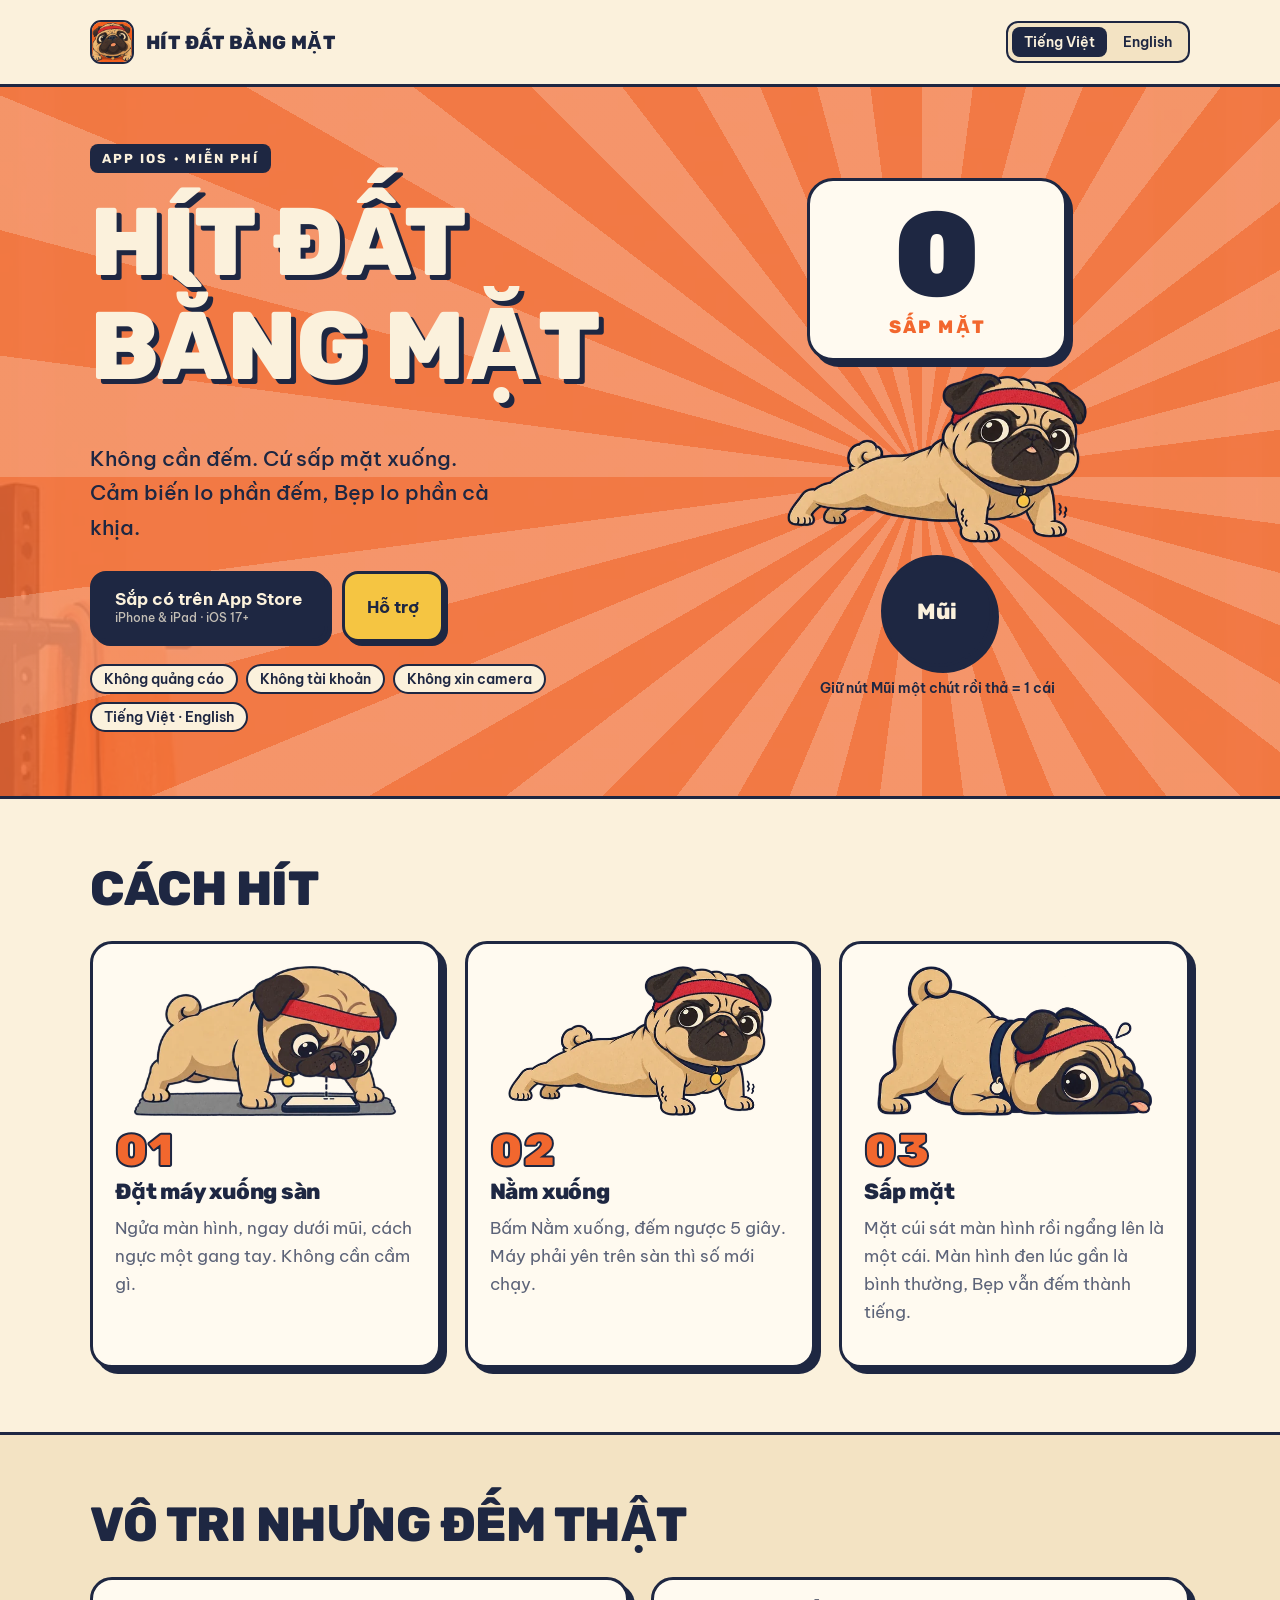
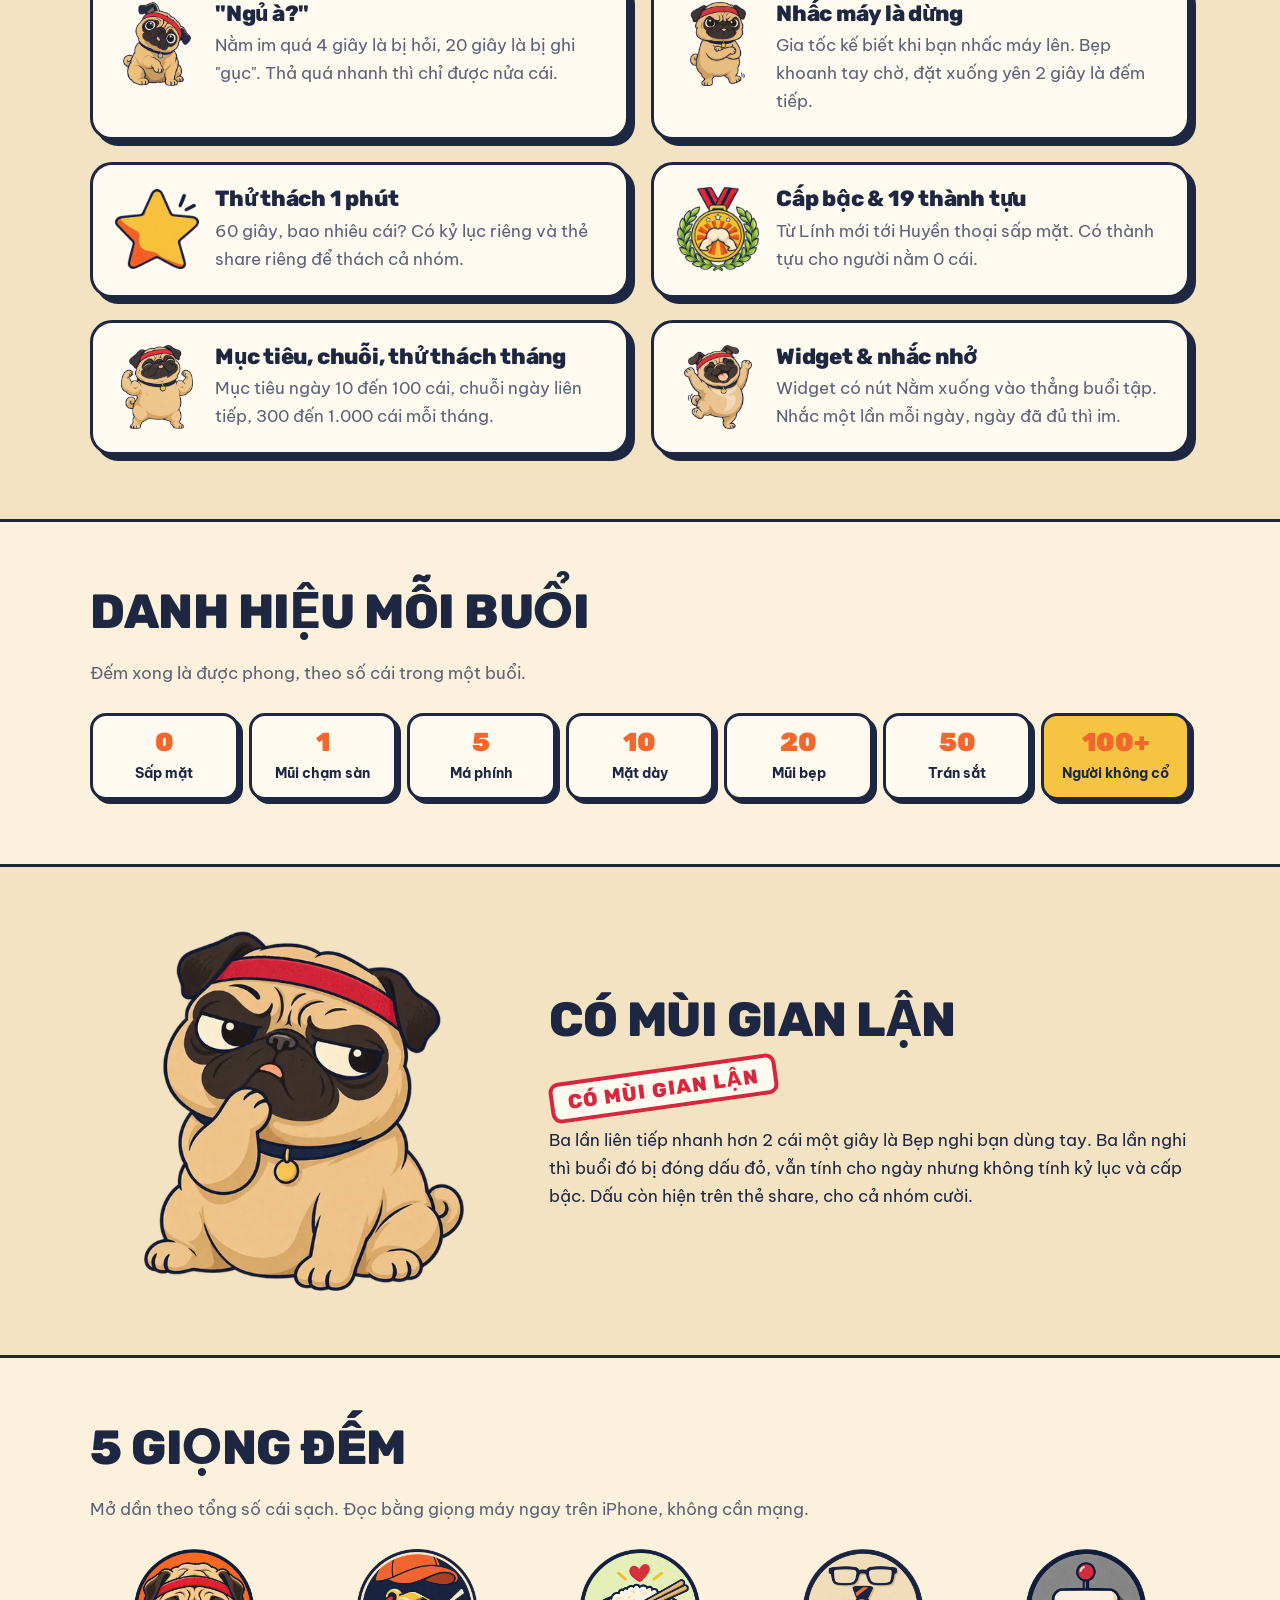
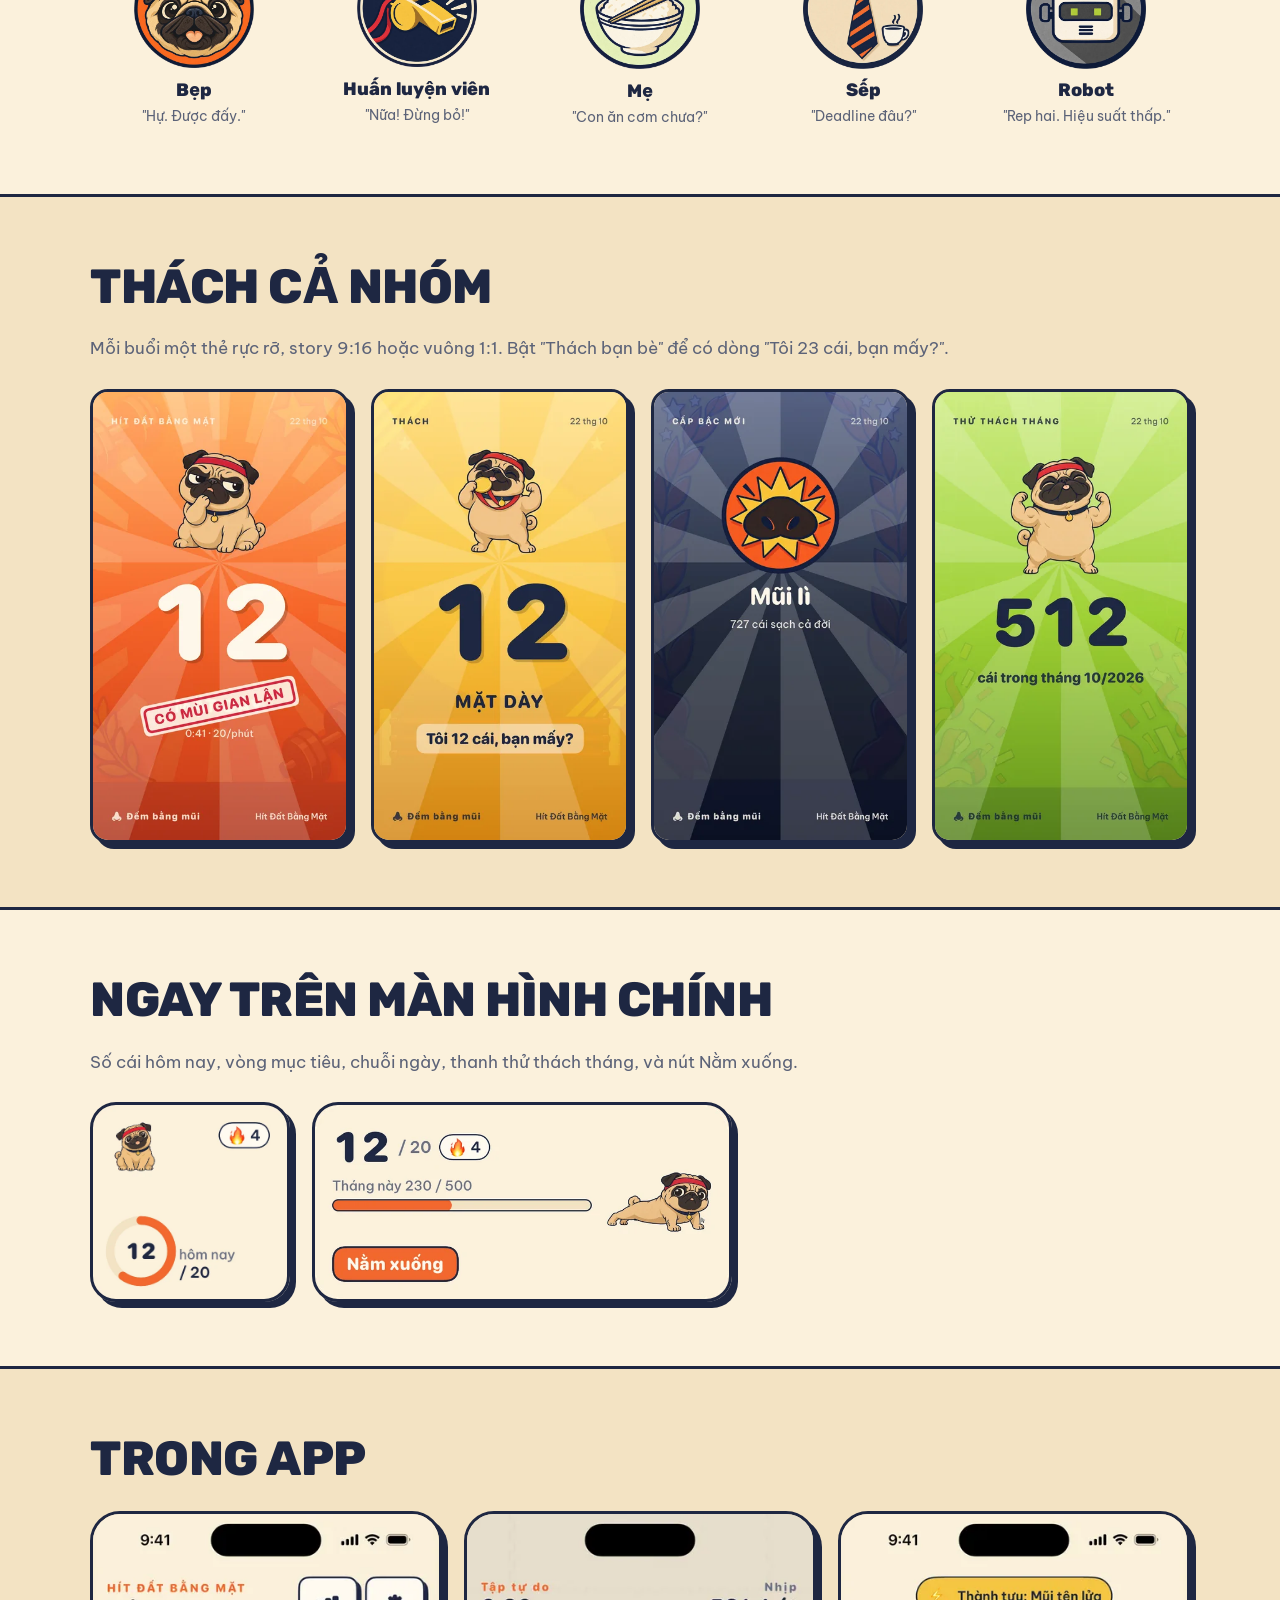
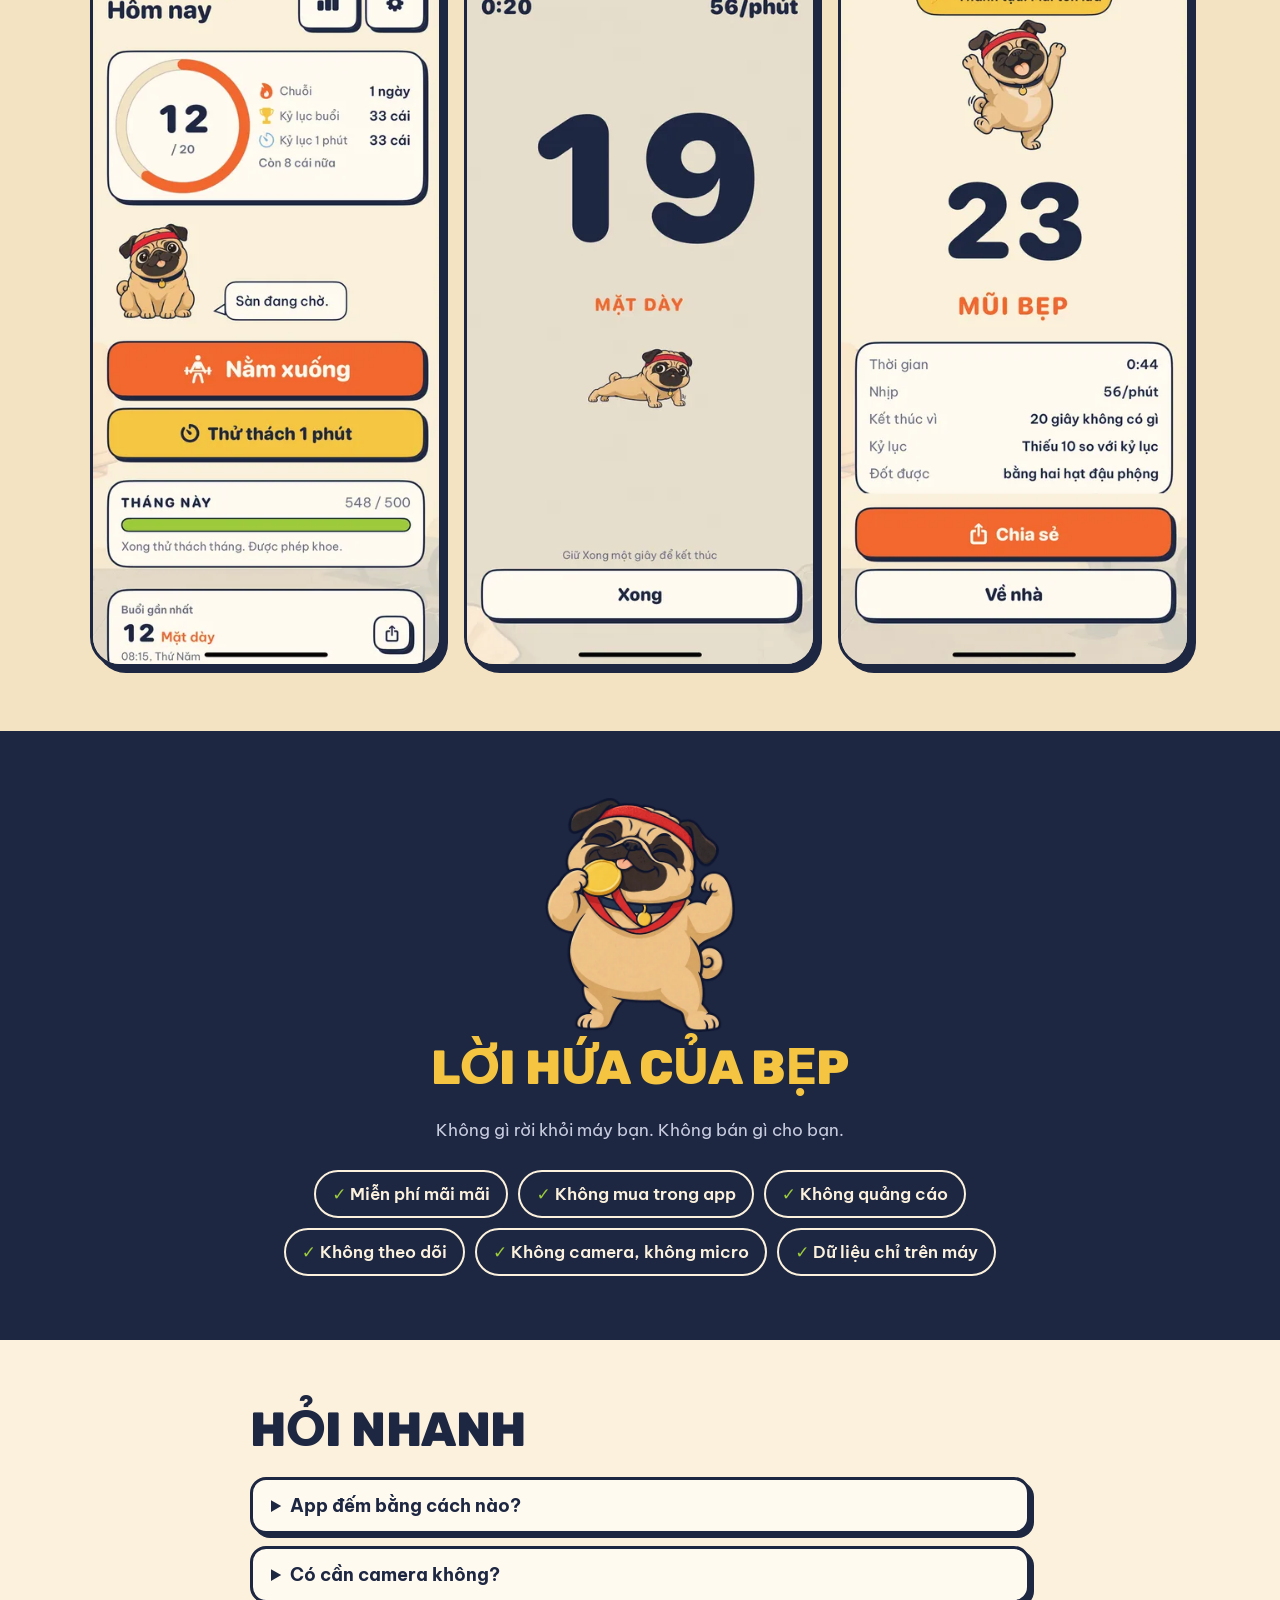
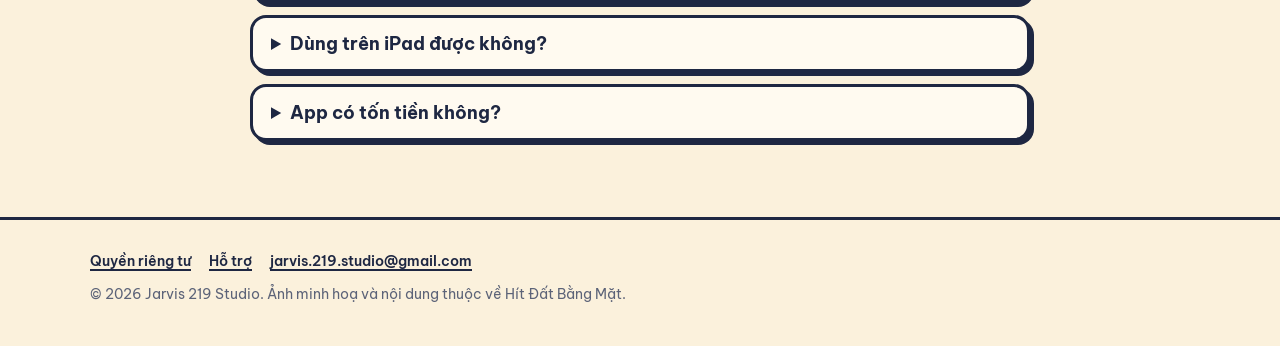
<file: index.html>
<!doctype html>
<html lang="vi">
<head>
<meta charset="utf-8">
<meta name="viewport" content="width=device-width, initial-scale=1">
<title>Hít Đất Bằng Mặt · Sấp mặt xuống, app đếm hộ</title>
<meta name="description" content="Đặt iPhone ngửa trên sàn dưới mũi, cảm biến tiệm cận đếm hộ số cái hít đất. Bẹp đếm thành tiếng, hỏi &quot;ngủ à?&quot; và đóng dấu CÓ MÙI GIAN LẬN nếu bạn dùng tay. Miễn phí, offline.">
<link rel="canonical" href="https://jarvis219.github.io/hit-dat-bang-mat-site/">
<link rel="alternate" hreflang="vi" href="https://jarvis219.github.io/hit-dat-bang-mat-site/">
<link rel="alternate" hreflang="en" href="https://jarvis219.github.io/hit-dat-bang-mat-site/en/">
<link rel="alternate" hreflang="x-default" href="https://jarvis219.github.io/hit-dat-bang-mat-site/">
<meta name="theme-color" content="#F2672E">
<meta property="og:type" content="website">
<meta property="og:site_name" content="Hít Đất Bằng Mặt · Face Push-Up">
<meta property="og:title" content="Hít Đất Bằng Mặt · Sấp mặt xuống, app đếm hộ">
<meta property="og:description" content="Đặt iPhone ngửa trên sàn dưới mũi, cảm biến tiệm cận đếm hộ số cái hít đất. Bẹp đếm thành tiếng, hỏi &quot;ngủ à?&quot; và đóng dấu CÓ MÙI GIAN LẬN nếu bạn dùng tay. Miễn phí, offline.">
<meta property="og:url" content="https://jarvis219.github.io/hit-dat-bang-mat-site/">
<meta property="og:image" content="https://jarvis219.github.io/hit-dat-bang-mat-site/assets/og-vi.png">
<meta property="og:image:width" content="1200">
<meta property="og:image:height" content="630">
<meta name="twitter:card" content="summary_large_image">
<meta name="twitter:image" content="https://jarvis219.github.io/hit-dat-bang-mat-site/assets/og-vi.png">
<link rel="icon" type="image/png" sizes="32x32" href="assets/favicon-32.png">
<link rel="apple-touch-icon" href="assets/apple-touch-icon.png">
<link rel="preconnect" href="https://fonts.googleapis.com">
<link rel="preconnect" href="https://fonts.gstatic.com" crossorigin>
<link href="https://fonts.googleapis.com/css2?family=Be+Vietnam+Pro:wght@400;500;600;700&family=Rubik:wght@700;800;900&display=swap" rel="stylesheet">
<link rel="stylesheet" href="assets/style.css?v=6ec8cf7a">
</head>
<body>
<div class="wrap top">
  <a class="brand" href=""><img src="assets/img/icon.webp" width="44" height="44" alt=""><span>Hít Đất Bằng Mặt</span></a>
  <nav class="lang-switch" aria-label="Language"><a href="" hreflang="vi" aria-current="true">Tiếng Việt</a><a href="en/" hreflang="en">English</a></nav>
</div>

<main>
  <div class="hero-band">
    <div class="wrap hero">
      <div>
        <div class="eyebrow">App iOS · miễn phí</div>
        <h1>Hít Đất<br>Bằng Mặt</h1>
        <p class="tagline">Không cần đếm. Cứ sấp mặt xuống. Cảm biến lo phần đếm, Bẹp lo phần cà khịa.</p>
        <div class="cta">
          <span class="btn primary" aria-disabled="true"><span>Sắp có trên App Store<small>iPhone &amp; iPad · iOS 17+</small></span></span>
          <a class="btn ghost" href="support/#vi">Hỗ trợ</a>
        </div>
        <div class="pills"><span class="pill">Không quảng cáo</span><span class="pill">Không tài khoản</span><span class="pill">Không xin camera</span><span class="pill">Tiếng Việt · English</span></div>
      </div>
      <div class="stage" id="stage">
        <div class="quip" id="quip" aria-live="polite"></div>
        <div class="counter"><b id="count">0</b><div class="title" id="title">Sấp mặt</div></div>
        <img class="pug" id="pug" src="assets/img/mascot_plank.webp" alt="">
        <button type="button" class="nose" id="nose">Mũi</button>
        <div class="hint">Giữ nút Mũi một chút rồi thả = 1 cái</div>
      </div>
    </div>
  </div>

  <section>
    <div class="wrap">
      <h2>Cách hít</h2>
      <div class="grid3">
      <div class="card step"><img src="assets/img/onb_place.webp" alt="" loading="lazy"><div class="n">01</div><h3>Đặt máy xuống sàn</h3><p class="muted">Ngửa màn hình, ngay dưới mũi, cách ngực một gang tay. Không cần cầm gì.</p></div>
      <div class="card step"><img src="assets/img/mascot_plank.webp" alt="" loading="lazy"><div class="n">02</div><h3>Nằm xuống</h3><p class="muted">Bấm Nằm xuống, đếm ngược 5 giây. Máy phải yên trên sàn thì số mới chạy.</p></div>
      <div class="card step"><img src="assets/img/mascot_down.webp" alt="" loading="lazy"><div class="n">03</div><h3>Sấp mặt</h3><p class="muted">Mặt cúi sát màn hình rồi ngẩng lên là một cái. Màn hình đen lúc gần là bình thường, Bẹp vẫn đếm thành tiếng.</p></div>
      </div>
    </div>
  </section>

  <section class="alt">
    <div class="wrap">
      <h2>Vô tri nhưng đếm thật</h2>
      <div class="grid2">
      <div class="card feature"><img src="assets/img/mascot_question.webp" alt="" loading="lazy"><div><h3>&quot;Ngủ à?&quot;</h3><p>Nằm im quá 4 giây là bị hỏi, 20 giây là bị ghi &quot;gục&quot;. Thả quá nhanh thì chỉ được nửa cái.</p></div></div>
      <div class="card feature"><img src="assets/img/mascot_armscrossed.webp" alt="" loading="lazy"><div><h3>Nhấc máy là dừng</h3><p>Gia tốc kế biết khi bạn nhấc máy lên. Bẹp khoanh tay chờ, đặt xuống yên 2 giây là đếm tiếp.</p></div></div>
      <div class="card feature"><img src="assets/img/fx_star.webp" alt="" loading="lazy"><div><h3>Thử thách 1 phút</h3><p>60 giây, bao nhiêu cái? Có kỷ lục riêng và thẻ share riêng để thách cả nhóm.</p></div></div>
      <div class="card feature"><img src="assets/img/rank_5.webp" alt="" loading="lazy"><div><h3>Cấp bậc &amp; 19 thành tựu</h3><p>Từ Lính mới tới Huyền thoại sấp mặt. Có thành tựu cho người nằm 0 cái.</p></div></div>
      <div class="card feature"><img src="assets/img/mascot_flex.webp" alt="" loading="lazy"><div><h3>Mục tiêu, chuỗi, thử thách tháng</h3><p>Mục tiêu ngày 10 đến 100 cái, chuỗi ngày liên tiếp, 300 đến 1.000 cái mỗi tháng.</p></div></div>
      <div class="card feature"><img src="assets/img/mascot_cheer.webp" alt="" loading="lazy"><div><h3>Widget &amp; nhắc nhở</h3><p>Widget có nút Nằm xuống vào thẳng buổi tập. Nhắc một lần mỗi ngày, ngày đã đủ thì im.</p></div></div>
      </div>
    </div>
  </section>

  <section>
    <div class="wrap">
      <h2>Danh hiệu mỗi buổi</h2>
      <p class="muted">Đếm xong là được phong, theo số cái trong một buổi.</p>
      <div class="ladder"><div><b>0</b><span>Sấp mặt</span></div><div><b>1</b><span>Mũi chạm sàn</span></div><div><b>5</b><span>Má phính</span></div><div><b>10</b><span>Mặt dày</span></div><div><b>20</b><span>Mũi bẹp</span></div><div><b>50</b><span>Trán sắt</span></div><div><b>100+</b><span>Người không cổ</span></div></div>
    </div>
  </section>

  <section class="alt">
    <div class="wrap cheat">
      <img src="assets/img/mascot_suspicious.webp" alt="" loading="lazy">
      <div>
        <h2>Có mùi gian lận</h2>
        <p><span class="stamp">Có mùi gian lận</span></p>
        <p>Ba lần liên tiếp nhanh hơn 2 cái một giây là Bẹp nghi bạn dùng tay. Ba lần nghi thì buổi đó bị đóng dấu đỏ, vẫn tính cho ngày nhưng không tính kỷ lục và cấp bậc. Dấu còn hiện trên thẻ share, cho cả nhóm cười.</p>
      </div>
    </div>
  </section>

  <section>
    <div class="wrap">
      <h2>5 giọng đếm</h2>
      <p class="muted">Mở dần theo tổng số cái sạch. Đọc bằng giọng máy ngay trên iPhone, không cần mạng.</p>
      <div class="voices"><figure><img src="assets/img/voice_bep.webp" alt="" loading="lazy"><figcaption><b>Bẹp</b><span>&quot;Hự. Được đấy.&quot;</span></figcaption></figure><figure><img src="assets/img/voice_coach.webp" alt="" loading="lazy"><figcaption><b>Huấn luyện viên</b><span>&quot;Nữa! Đừng bỏ!&quot;</span></figcaption></figure><figure><img src="assets/img/voice_mom.webp" alt="" loading="lazy"><figcaption><b>Mẹ</b><span>&quot;Con ăn cơm chưa?&quot;</span></figcaption></figure><figure><img src="assets/img/voice_boss.webp" alt="" loading="lazy"><figcaption><b>Sếp</b><span>&quot;Deadline đâu?&quot;</span></figcaption></figure><figure><img src="assets/img/voice_robot.webp" alt="" loading="lazy"><figcaption><b>Robot</b><span>&quot;Rep hai. Hiệu suất thấp.&quot;</span></figcaption></figure></div>
    </div>
  </section>

  <section class="alt">
    <div class="wrap">
      <h2>Thách cả nhóm</h2>
      <p class="muted">Mỗi buổi một thẻ rực rỡ, story 9:16 hoặc vuông 1:1. Bật &quot;Thách bạn bè&quot; để có dòng &quot;Tôi 23 cái, bạn mấy?&quot;.</p>
      <div class="shots cards"><img src="assets/cards/session_vi.webp" alt="" loading="lazy"><img src="assets/cards/challenge_vi.webp" alt="" loading="lazy"><img src="assets/cards/rank_vi.webp" alt="" loading="lazy"><img src="assets/cards/month_vi.webp" alt="" loading="lazy"></div>
    </div>
  </section>

  <section>
    <div class="wrap">
      <h2>Ngay trên màn hình chính</h2>
      <p class="muted">Số cái hôm nay, vòng mục tiêu, chuỗi ngày, thanh thử thách tháng, và nút Nằm xuống.</p>
      <div class="widgets"><img class="w-small" src="assets/widgets/vi-small.webp" alt="" loading="lazy"><img class="w-medium" src="assets/widgets/vi-medium.webp" alt="" loading="lazy"></div>
    </div>
  </section>

  <section class="alt">
    <div class="wrap">
      <h2>Trong app</h2>
      <div class="shots"><img src="assets/shots/vi-home.webp" alt="Hôm nay" loading="lazy"><img src="assets/shots/vi-session.webp" alt="Đang đếm" loading="lazy"><img src="assets/shots/vi-summary.webp" alt="Tổng kết" loading="lazy"></div>
    </div>
  </section>

  <section class="promise">
    <div class="wrap">
      <img src="assets/img/mascot_champion.webp" alt="" width="190" style="margin:0 auto 10px" loading="lazy">
      <h2>Lời hứa của Bẹp</h2>
      <p class="muted">Không gì rời khỏi máy bạn. Không bán gì cho bạn.</p>
      <ul><li>Miễn phí mãi mãi</li><li>Không mua trong app</li><li>Không quảng cáo</li><li>Không theo dõi</li><li>Không camera, không micro</li><li>Dữ liệu chỉ trên máy</li></ul>
    </div>
  </section>

  <section>
    <div class="wrap" style="max-width:780px">
      <h2>Hỏi nhanh</h2>
      <details><summary>App đếm bằng cách nào?</summary><p>Bằng cảm biến tiệm cận ở cạnh trên iPhone, cái làm tắt màn hình khi bạn áp máy lên tai. Mặt lại gần là cảm biến bật, ngẩng lên là tắt, mỗi vòng là một cái.</p></details><details><summary>Có cần camera không?</summary><p>Không. App không xin camera, không xin micro. Quyền duy nhất có thể hỏi là thông báo, và chỉ hỏi sau buổi tập đầu tiên.</p></details><details><summary>Dùng trên iPad được không?</summary><p>Được. iPad không có cảm biến tiệm cận, nên trên iPad chính màn hình là cảm biến: đặt iPad nằm ngửa dưới mặt, mũi chạm màn hình là một cái. Vẫn đủ luật nửa cái, &quot;ngủ à?&quot; và dấu gian lận.</p></details><details><summary>App có tốn tiền không?</summary><p>Không. Miễn phí hoàn toàn, không mua trong app, không quảng cáo. Giọng đếm mới mở bằng số cái bạn hít.</p></details>
    </div>
  </section>
</main>
<footer>
  <div class="wrap">
    <nav>
      <a href="privacy/#vi">Quyền riêng tư</a>
      <a href="support/#vi">Hỗ trợ</a>
      <a href="mailto:jarvis.219.studio@gmail.com">jarvis.219.studio@gmail.com</a>
    </nav>
    <div>© 2026 Jarvis 219 Studio. Ảnh minh hoạ và nội dung thuộc về Hít Đất Bằng Mặt.</div>
  </div>
</footer>

<audio id="thud" src="assets/audio/snd_rep.m4a" preload="auto"></audio>
<audio id="droop" src="assets/audio/snd_half.m4a" preload="auto"></audio>
<script>
(() => {
  // The app's rep rules in miniature: hold ≥ 150 ms, reps ≥ 400 ms apart, three gaps < 500 ms = suspicious.
  const T = {"titles": ["Sấp mặt", "Mũi chạm sàn", "Má phính", "Mặt dày", "Mũi bẹp", "Trán sắt", "Người không cổ"], "thresholds": [0, 1, 5, 10, 20, 50, 100], "half": "nửa cái thôi", "fast": "tay hay mặt đấy?", "ten": "Mười cái. Mặt dày rồi đấy."}, img = "assets/img/";
  const stage = document.getElementById("stage"), nose = document.getElementById("nose"), count = document.getElementById("count"),
        title = document.getElementById("title"), pug = document.getElementById("pug"), quip = document.getElementById("quip"),
        thud = document.getElementById("thud"), droop = document.getElementById("droop");
  let n = 0, downAt = 0, last = 0, gaps = [], quipTimer = 0, isDown = false;
  const play = (a) => { try { a.currentTime = 0; a.play(); } catch (e) {} };
  const say = (text, bad) => {
    quip.textContent = text; quip.className = "quip show" + (bad ? " bad" : "");
    clearTimeout(quipTimer); quipTimer = setTimeout(() => quip.className = "quip", 1600);
  };
  const mood = (m) => pug.src = img + "mascot_" + m + ".webp";
  const down = (ev) => { if (isDown) return; isDown = true; ev.preventDefault(); downAt = performance.now(); stage.classList.add("down"); mood("down"); };
  const up = () => {
    if (!isDown) return; isDown = false; stage.classList.remove("down");
    const now = performance.now();
    if (now - downAt < 150) { play(droop); say(T.half); mood("question"); return; }
    if (last && now - last < 400) { mood("plank"); return; }
    if (last) { gaps.push(now - last); if (gaps.length > 3) gaps.shift(); }
    last = now; n += 1; play(thud);
    count.textContent = n.toLocaleString(document.documentElement.lang);
    let i = 0; T.thresholds.forEach((t, k) => { if (n >= t) i = k; });
    title.textContent = T.titles[i];
    if (gaps.length === 3 && gaps.every(g => g < 500)) { say(T.fast, true); mood("suspicious"); gaps = []; return; }
    if (n === 10) say(T.ten);
    mood(n % 10 === 0 ? "cheer" : "plank");
  };
  nose.addEventListener("pointerdown", down);
  window.addEventListener("pointerup", up);
  window.addEventListener("pointercancel", up);
  nose.addEventListener("keydown", (ev) => { if ((ev.key === " " || ev.key === "Enter") && !ev.repeat) down(ev); });
  nose.addEventListener("keyup", (ev) => { if (ev.key === " " || ev.key === "Enter") up(); });
})();
</script>
</body>
</html>
</file>
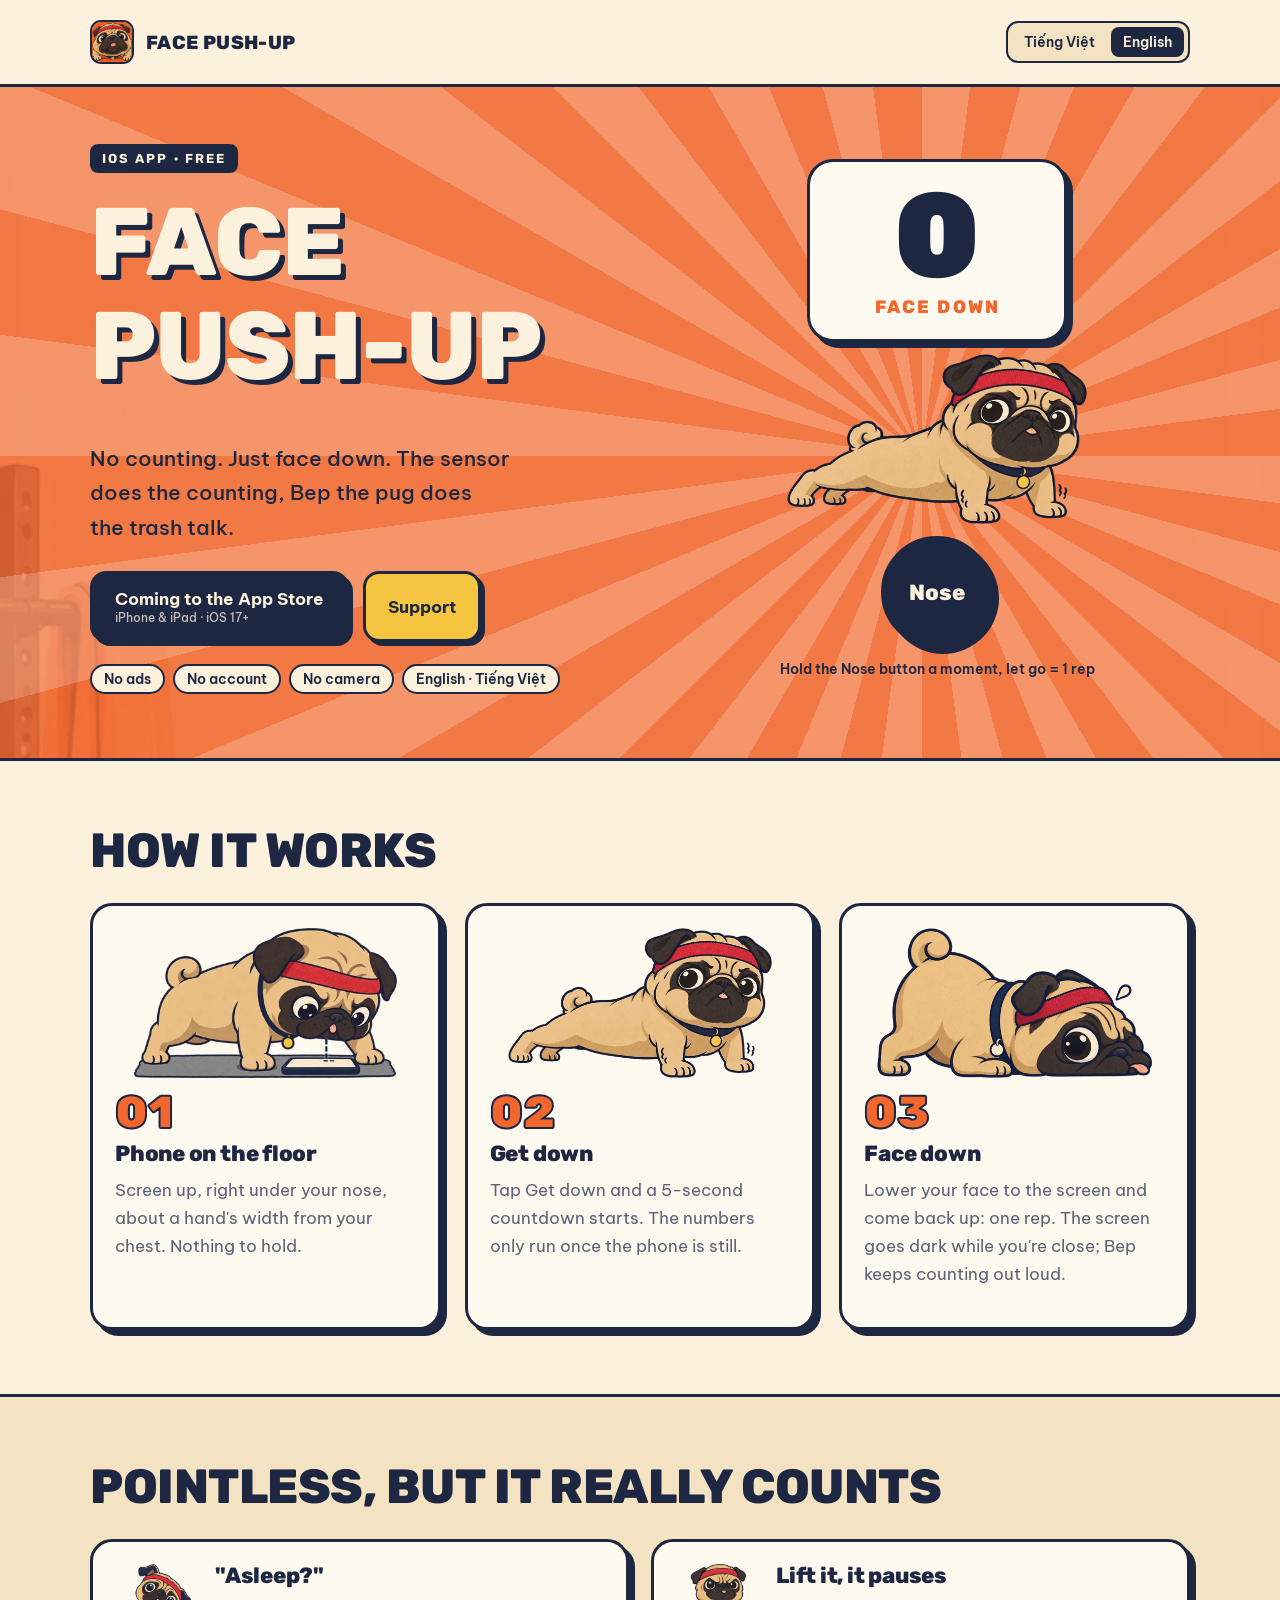
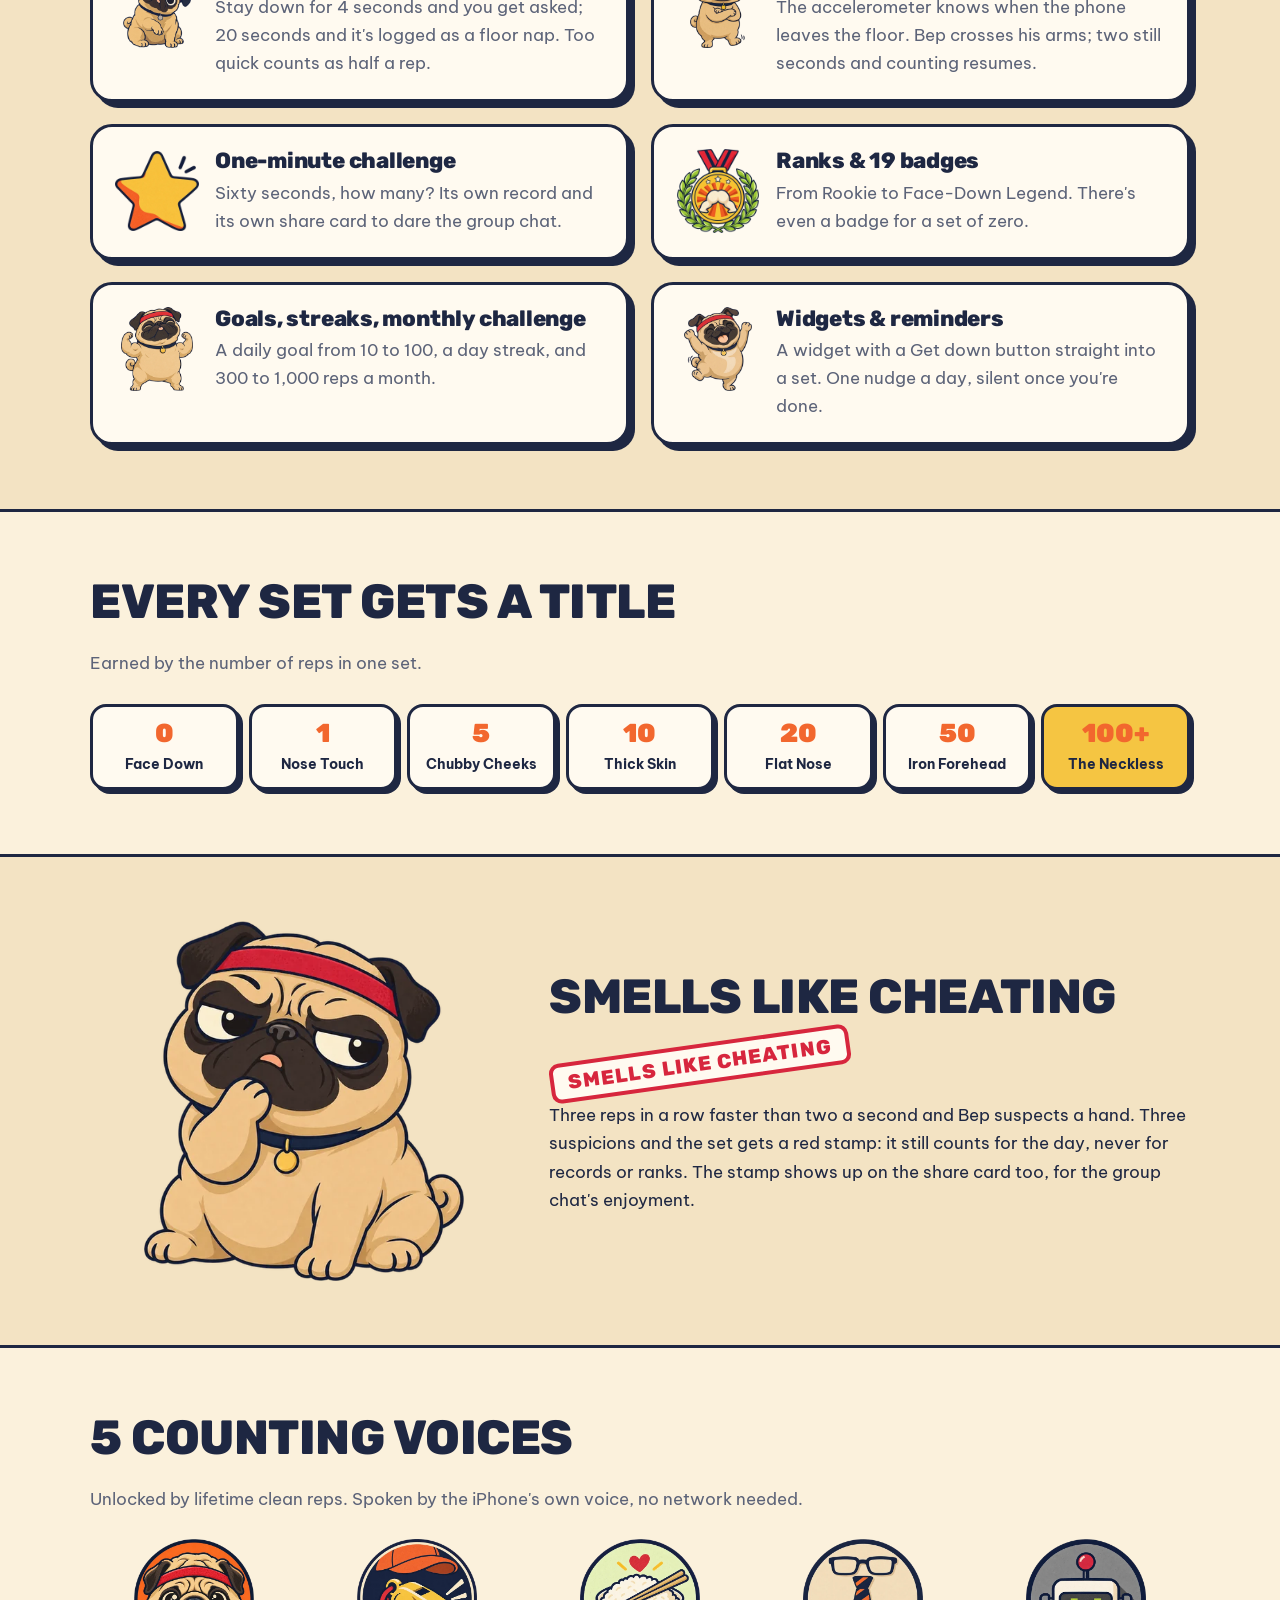
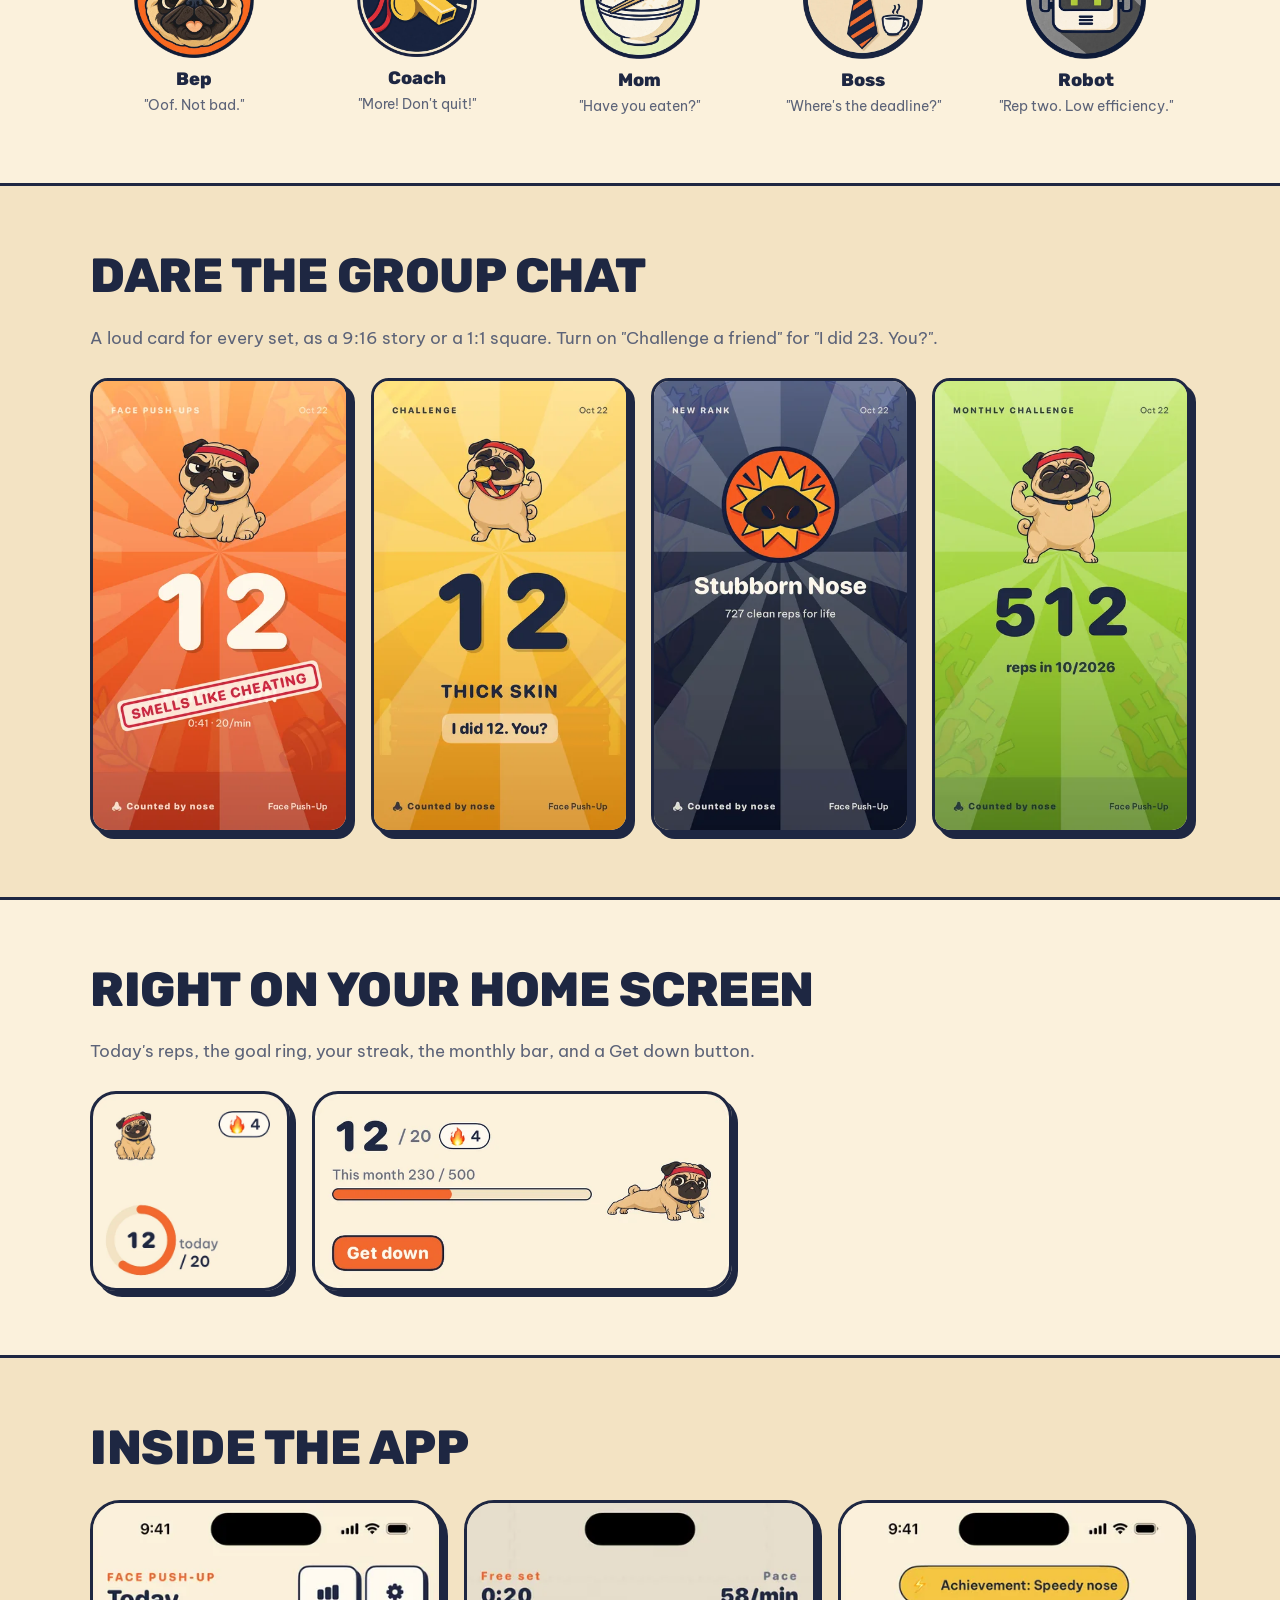
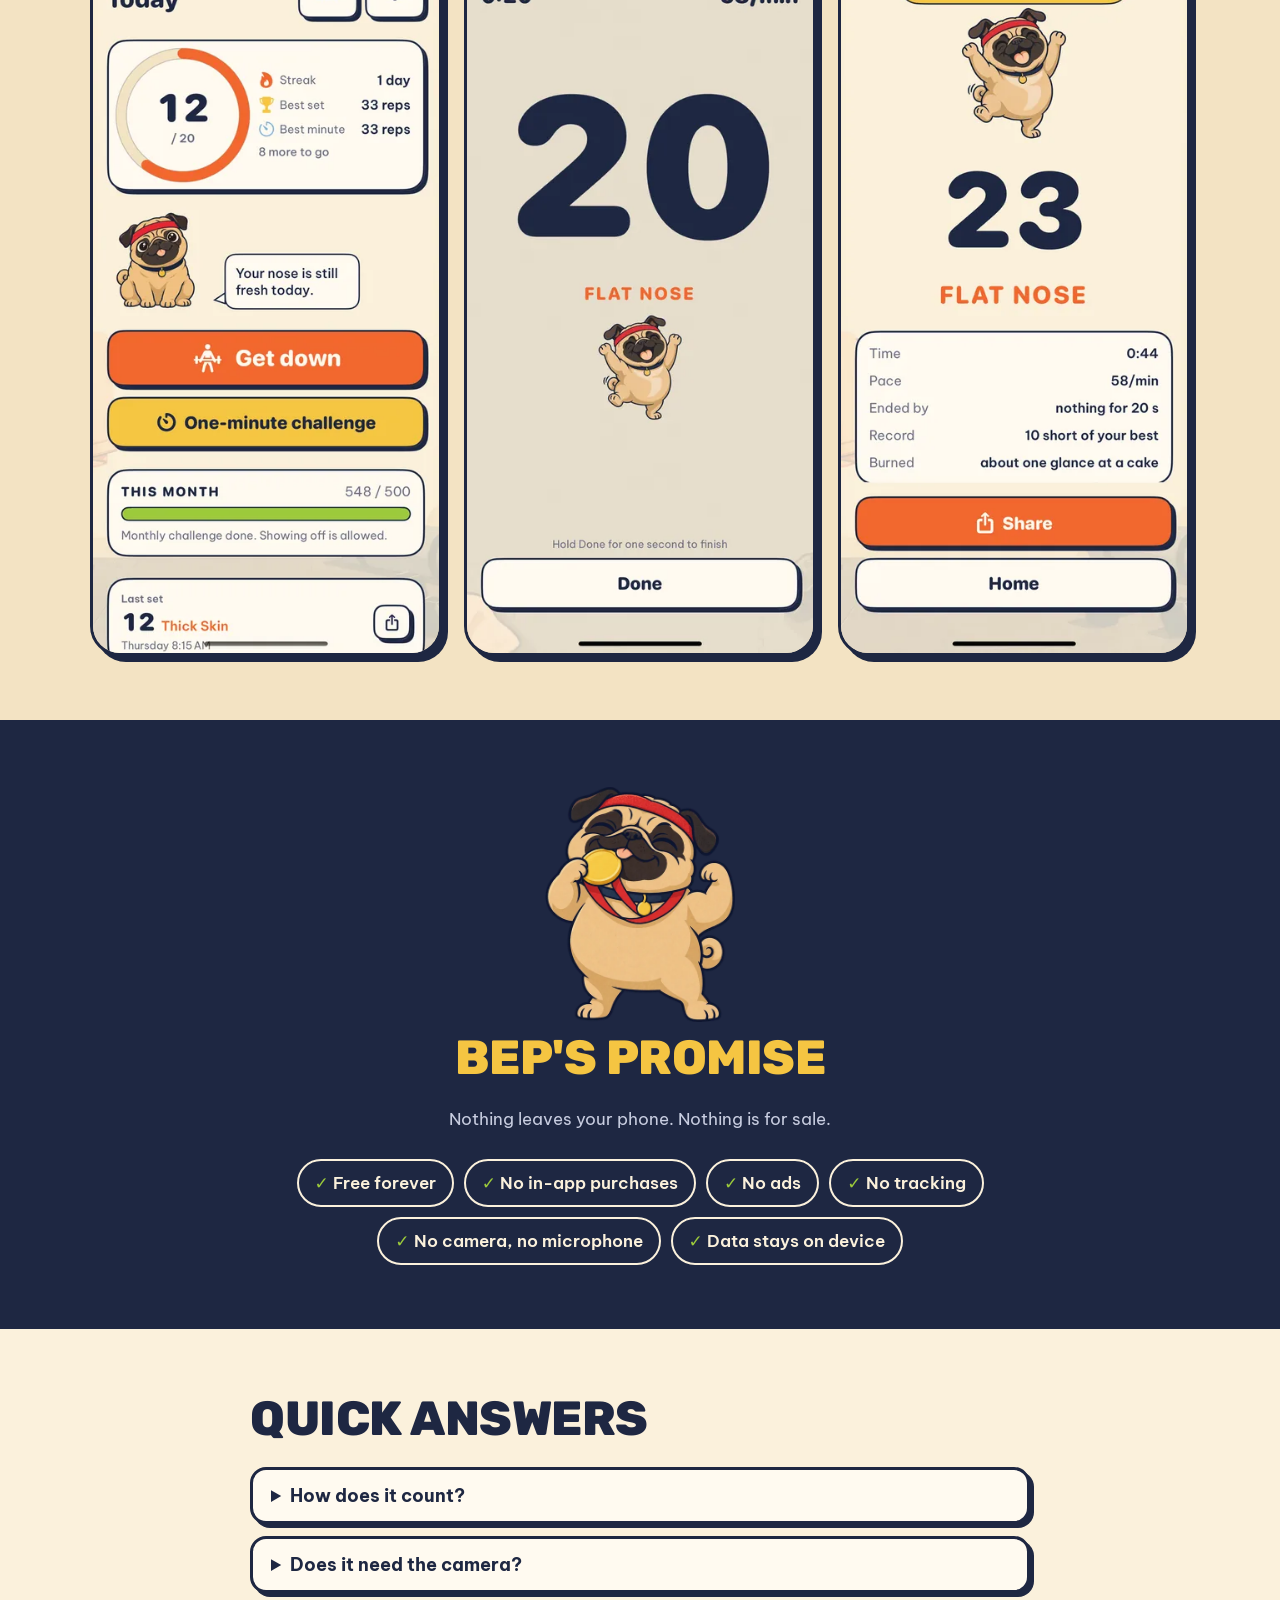
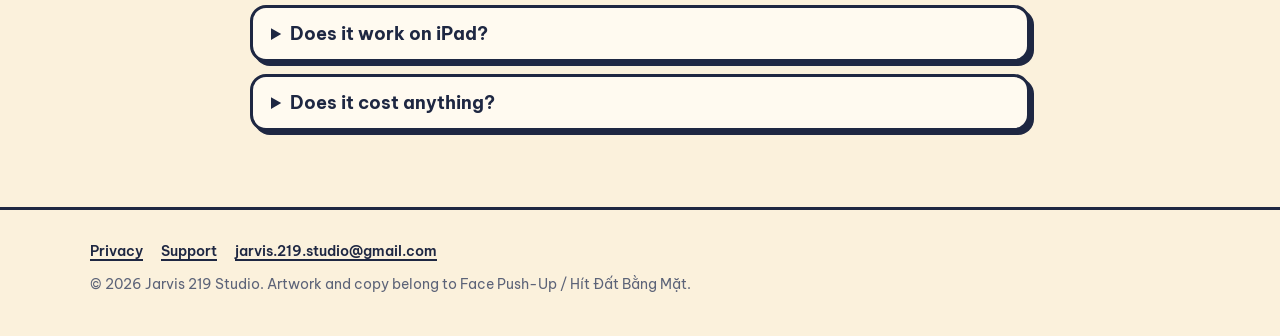
<file: en/index.html>
<!doctype html>
<html lang="en">
<head>
<meta charset="utf-8">
<meta name="viewport" content="width=device-width, initial-scale=1">
<title>Face Push-Up · Face down, the phone counts</title>
<meta name="description" content="Put your iPhone face up on the floor under your nose and the proximity sensor counts your push-ups. Bep the pug counts out loud, asks &quot;asleep?&quot; and stamps SMELLS LIKE CHEATING on hand-made reps. Free, offline.">
<link rel="canonical" href="https://jarvis219.github.io/hit-dat-bang-mat-site/en/">
<link rel="alternate" hreflang="vi" href="https://jarvis219.github.io/hit-dat-bang-mat-site/">
<link rel="alternate" hreflang="en" href="https://jarvis219.github.io/hit-dat-bang-mat-site/en/">
<link rel="alternate" hreflang="x-default" href="https://jarvis219.github.io/hit-dat-bang-mat-site/">
<meta name="theme-color" content="#F2672E">
<meta property="og:type" content="website">
<meta property="og:site_name" content="Hít Đất Bằng Mặt · Face Push-Up">
<meta property="og:title" content="Face Push-Up · Face down, the phone counts">
<meta property="og:description" content="Put your iPhone face up on the floor under your nose and the proximity sensor counts your push-ups. Bep the pug counts out loud, asks &quot;asleep?&quot; and stamps SMELLS LIKE CHEATING on hand-made reps. Free, offline.">
<meta property="og:url" content="https://jarvis219.github.io/hit-dat-bang-mat-site/en/">
<meta property="og:image" content="https://jarvis219.github.io/hit-dat-bang-mat-site/assets/og-en.png">
<meta property="og:image:width" content="1200">
<meta property="og:image:height" content="630">
<meta name="twitter:card" content="summary_large_image">
<meta name="twitter:image" content="https://jarvis219.github.io/hit-dat-bang-mat-site/assets/og-en.png">
<link rel="icon" type="image/png" sizes="32x32" href="../assets/favicon-32.png">
<link rel="apple-touch-icon" href="../assets/apple-touch-icon.png">
<link rel="preconnect" href="https://fonts.googleapis.com">
<link rel="preconnect" href="https://fonts.gstatic.com" crossorigin>
<link href="https://fonts.googleapis.com/css2?family=Be+Vietnam+Pro:wght@400;500;600;700&family=Rubik:wght@700;800;900&display=swap" rel="stylesheet">
<link rel="stylesheet" href="../assets/style.css?v=6ec8cf7a">
</head>
<body>
<div class="wrap top">
  <a class="brand" href="../"><img src="../assets/img/icon.webp" width="44" height="44" alt=""><span>Face Push-Up</span></a>
  <nav class="lang-switch" aria-label="Language"><a href="../" hreflang="vi">Tiếng Việt</a><a href="../en/" hreflang="en" aria-current="true">English</a></nav>
</div>

<main>
  <div class="hero-band">
    <div class="wrap hero">
      <div>
        <div class="eyebrow">iOS app · free</div>
        <h1>Face<br>Push-Up</h1>
        <p class="tagline">No counting. Just face down. The sensor does the counting, Bep the pug does the trash talk.</p>
        <div class="cta">
          <span class="btn primary" aria-disabled="true"><span>Coming to the App Store<small>iPhone &amp; iPad · iOS 17+</small></span></span>
          <a class="btn ghost" href="../support/#en">Support</a>
        </div>
        <div class="pills"><span class="pill">No ads</span><span class="pill">No account</span><span class="pill">No camera</span><span class="pill">English · Tiếng Việt</span></div>
      </div>
      <div class="stage" id="stage">
        <div class="quip" id="quip" aria-live="polite"></div>
        <div class="counter"><b id="count">0</b><div class="title" id="title">Face Down</div></div>
        <img class="pug" id="pug" src="../assets/img/mascot_plank.webp" alt="">
        <button type="button" class="nose" id="nose">Nose</button>
        <div class="hint">Hold the Nose button a moment, let go = 1 rep</div>
      </div>
    </div>
  </div>

  <section>
    <div class="wrap">
      <h2>How it works</h2>
      <div class="grid3">
      <div class="card step"><img src="../assets/img/onb_place.webp" alt="" loading="lazy"><div class="n">01</div><h3>Phone on the floor</h3><p class="muted">Screen up, right under your nose, about a hand&#x27;s width from your chest. Nothing to hold.</p></div>
      <div class="card step"><img src="../assets/img/mascot_plank.webp" alt="" loading="lazy"><div class="n">02</div><h3>Get down</h3><p class="muted">Tap Get down and a 5-second countdown starts. The numbers only run once the phone is still.</p></div>
      <div class="card step"><img src="../assets/img/mascot_down.webp" alt="" loading="lazy"><div class="n">03</div><h3>Face down</h3><p class="muted">Lower your face to the screen and come back up: one rep. The screen goes dark while you&#x27;re close; Bep keeps counting out loud.</p></div>
      </div>
    </div>
  </section>

  <section class="alt">
    <div class="wrap">
      <h2>Pointless, but it really counts</h2>
      <div class="grid2">
      <div class="card feature"><img src="../assets/img/mascot_question.webp" alt="" loading="lazy"><div><h3>&quot;Asleep?&quot;</h3><p>Stay down for 4 seconds and you get asked; 20 seconds and it&#x27;s logged as a floor nap. Too quick counts as half a rep.</p></div></div>
      <div class="card feature"><img src="../assets/img/mascot_armscrossed.webp" alt="" loading="lazy"><div><h3>Lift it, it pauses</h3><p>The accelerometer knows when the phone leaves the floor. Bep crosses his arms; two still seconds and counting resumes.</p></div></div>
      <div class="card feature"><img src="../assets/img/fx_star.webp" alt="" loading="lazy"><div><h3>One-minute challenge</h3><p>Sixty seconds, how many? Its own record and its own share card to dare the group chat.</p></div></div>
      <div class="card feature"><img src="../assets/img/rank_5.webp" alt="" loading="lazy"><div><h3>Ranks &amp; 19 badges</h3><p>From Rookie to Face-Down Legend. There&#x27;s even a badge for a set of zero.</p></div></div>
      <div class="card feature"><img src="../assets/img/mascot_flex.webp" alt="" loading="lazy"><div><h3>Goals, streaks, monthly challenge</h3><p>A daily goal from 10 to 100, a day streak, and 300 to 1,000 reps a month.</p></div></div>
      <div class="card feature"><img src="../assets/img/mascot_cheer.webp" alt="" loading="lazy"><div><h3>Widgets &amp; reminders</h3><p>A widget with a Get down button straight into a set. One nudge a day, silent once you&#x27;re done.</p></div></div>
      </div>
    </div>
  </section>

  <section>
    <div class="wrap">
      <h2>Every set gets a title</h2>
      <p class="muted">Earned by the number of reps in one set.</p>
      <div class="ladder"><div><b>0</b><span>Face Down</span></div><div><b>1</b><span>Nose Touch</span></div><div><b>5</b><span>Chubby Cheeks</span></div><div><b>10</b><span>Thick Skin</span></div><div><b>20</b><span>Flat Nose</span></div><div><b>50</b><span>Iron Forehead</span></div><div><b>100+</b><span>The Neckless</span></div></div>
    </div>
  </section>

  <section class="alt">
    <div class="wrap cheat">
      <img src="../assets/img/mascot_suspicious.webp" alt="" loading="lazy">
      <div>
        <h2>Smells like cheating</h2>
        <p><span class="stamp">Smells like cheating</span></p>
        <p>Three reps in a row faster than two a second and Bep suspects a hand. Three suspicions and the set gets a red stamp: it still counts for the day, never for records or ranks. The stamp shows up on the share card too, for the group chat&#x27;s enjoyment.</p>
      </div>
    </div>
  </section>

  <section>
    <div class="wrap">
      <h2>5 counting voices</h2>
      <p class="muted">Unlocked by lifetime clean reps. Spoken by the iPhone&#x27;s own voice, no network needed.</p>
      <div class="voices"><figure><img src="../assets/img/voice_bep.webp" alt="" loading="lazy"><figcaption><b>Bep</b><span>&quot;Oof. Not bad.&quot;</span></figcaption></figure><figure><img src="../assets/img/voice_coach.webp" alt="" loading="lazy"><figcaption><b>Coach</b><span>&quot;More! Don&#x27;t quit!&quot;</span></figcaption></figure><figure><img src="../assets/img/voice_mom.webp" alt="" loading="lazy"><figcaption><b>Mom</b><span>&quot;Have you eaten?&quot;</span></figcaption></figure><figure><img src="../assets/img/voice_boss.webp" alt="" loading="lazy"><figcaption><b>Boss</b><span>&quot;Where&#x27;s the deadline?&quot;</span></figcaption></figure><figure><img src="../assets/img/voice_robot.webp" alt="" loading="lazy"><figcaption><b>Robot</b><span>&quot;Rep two. Low efficiency.&quot;</span></figcaption></figure></div>
    </div>
  </section>

  <section class="alt">
    <div class="wrap">
      <h2>Dare the group chat</h2>
      <p class="muted">A loud card for every set, as a 9:16 story or a 1:1 square. Turn on &quot;Challenge a friend&quot; for &quot;I did 23. You?&quot;.</p>
      <div class="shots cards"><img src="../assets/cards/session_en.webp" alt="" loading="lazy"><img src="../assets/cards/challenge_en.webp" alt="" loading="lazy"><img src="../assets/cards/rank_en.webp" alt="" loading="lazy"><img src="../assets/cards/month_en.webp" alt="" loading="lazy"></div>
    </div>
  </section>

  <section>
    <div class="wrap">
      <h2>Right on your home screen</h2>
      <p class="muted">Today&#x27;s reps, the goal ring, your streak, the monthly bar, and a Get down button.</p>
      <div class="widgets"><img class="w-small" src="../assets/widgets/en-small.webp" alt="" loading="lazy"><img class="w-medium" src="../assets/widgets/en-medium.webp" alt="" loading="lazy"></div>
    </div>
  </section>

  <section class="alt">
    <div class="wrap">
      <h2>Inside the app</h2>
      <div class="shots"><img src="../assets/shots/en-home.webp" alt="Today" loading="lazy"><img src="../assets/shots/en-session.webp" alt="Counting" loading="lazy"><img src="../assets/shots/en-summary.webp" alt="Summary" loading="lazy"></div>
    </div>
  </section>

  <section class="promise">
    <div class="wrap">
      <img src="../assets/img/mascot_champion.webp" alt="" width="190" style="margin:0 auto 10px" loading="lazy">
      <h2>Bep&#x27;s promise</h2>
      <p class="muted">Nothing leaves your phone. Nothing is for sale.</p>
      <ul><li>Free forever</li><li>No in-app purchases</li><li>No ads</li><li>No tracking</li><li>No camera, no microphone</li><li>Data stays on device</li></ul>
    </div>
  </section>

  <section>
    <div class="wrap" style="max-width:780px">
      <h2>Quick answers</h2>
      <details><summary>How does it count?</summary><p>With the proximity sensor at the top edge of the iPhone, the one that turns the screen off when you hold the phone to your ear. Face close switches it on, face up switches it off; each cycle is one rep.</p></details><details><summary>Does it need the camera?</summary><p>No. No camera, no microphone. The only permission it may ask for is notifications, and only after your first set.</p></details><details><summary>Does it work on iPad?</summary><p>Yes. iPads have no proximity sensor, so on iPad the screen itself is the sensor: lay it face up under your face and a nose touch is a rep. Half reps, &quot;asleep?&quot; and the cheat stamp all still apply.</p></details><details><summary>Does it cost anything?</summary><p>No. Completely free, no in-app purchases, no ads. New voices unlock with the reps you do.</p></details>
    </div>
  </section>
</main>
<footer>
  <div class="wrap">
    <nav>
      <a href="../privacy/#en">Privacy</a>
      <a href="../support/#en">Support</a>
      <a href="mailto:jarvis.219.studio@gmail.com">jarvis.219.studio@gmail.com</a>
    </nav>
    <div>© 2026 Jarvis 219 Studio. Artwork and copy belong to Face Push-Up / Hít Đất Bằng Mặt.</div>
  </div>
</footer>

<audio id="thud" src="../assets/audio/snd_rep.m4a" preload="auto"></audio>
<audio id="droop" src="../assets/audio/snd_half.m4a" preload="auto"></audio>
<script>
(() => {
  // The app's rep rules in miniature: hold ≥ 150 ms, reps ≥ 400 ms apart, three gaps < 500 ms = suspicious.
  const T = {"titles": ["Face Down", "Nose Touch", "Chubby Cheeks", "Thick Skin", "Flat Nose", "Iron Forehead", "The Neckless"], "thresholds": [0, 1, 5, 10, 20, 50, 100], "half": "half a rep", "fast": "hand or face?", "ten": "Ten. Officially thick-skinned."}, img = "../assets/img/";
  const stage = document.getElementById("stage"), nose = document.getElementById("nose"), count = document.getElementById("count"),
        title = document.getElementById("title"), pug = document.getElementById("pug"), quip = document.getElementById("quip"),
        thud = document.getElementById("thud"), droop = document.getElementById("droop");
  let n = 0, downAt = 0, last = 0, gaps = [], quipTimer = 0, isDown = false;
  const play = (a) => { try { a.currentTime = 0; a.play(); } catch (e) {} };
  const say = (text, bad) => {
    quip.textContent = text; quip.className = "quip show" + (bad ? " bad" : "");
    clearTimeout(quipTimer); quipTimer = setTimeout(() => quip.className = "quip", 1600);
  };
  const mood = (m) => pug.src = img + "mascot_" + m + ".webp";
  const down = (ev) => { if (isDown) return; isDown = true; ev.preventDefault(); downAt = performance.now(); stage.classList.add("down"); mood("down"); };
  const up = () => {
    if (!isDown) return; isDown = false; stage.classList.remove("down");
    const now = performance.now();
    if (now - downAt < 150) { play(droop); say(T.half); mood("question"); return; }
    if (last && now - last < 400) { mood("plank"); return; }
    if (last) { gaps.push(now - last); if (gaps.length > 3) gaps.shift(); }
    last = now; n += 1; play(thud);
    count.textContent = n.toLocaleString(document.documentElement.lang);
    let i = 0; T.thresholds.forEach((t, k) => { if (n >= t) i = k; });
    title.textContent = T.titles[i];
    if (gaps.length === 3 && gaps.every(g => g < 500)) { say(T.fast, true); mood("suspicious"); gaps = []; return; }
    if (n === 10) say(T.ten);
    mood(n % 10 === 0 ? "cheer" : "plank");
  };
  nose.addEventListener("pointerdown", down);
  window.addEventListener("pointerup", up);
  window.addEventListener("pointercancel", up);
  nose.addEventListener("keydown", (ev) => { if ((ev.key === " " || ev.key === "Enter") && !ev.repeat) down(ev); });
  nose.addEventListener("keyup", (ev) => { if (ev.key === " " || ev.key === "Enter") up(); });
})();
</script>
</body>
</html>
</file>
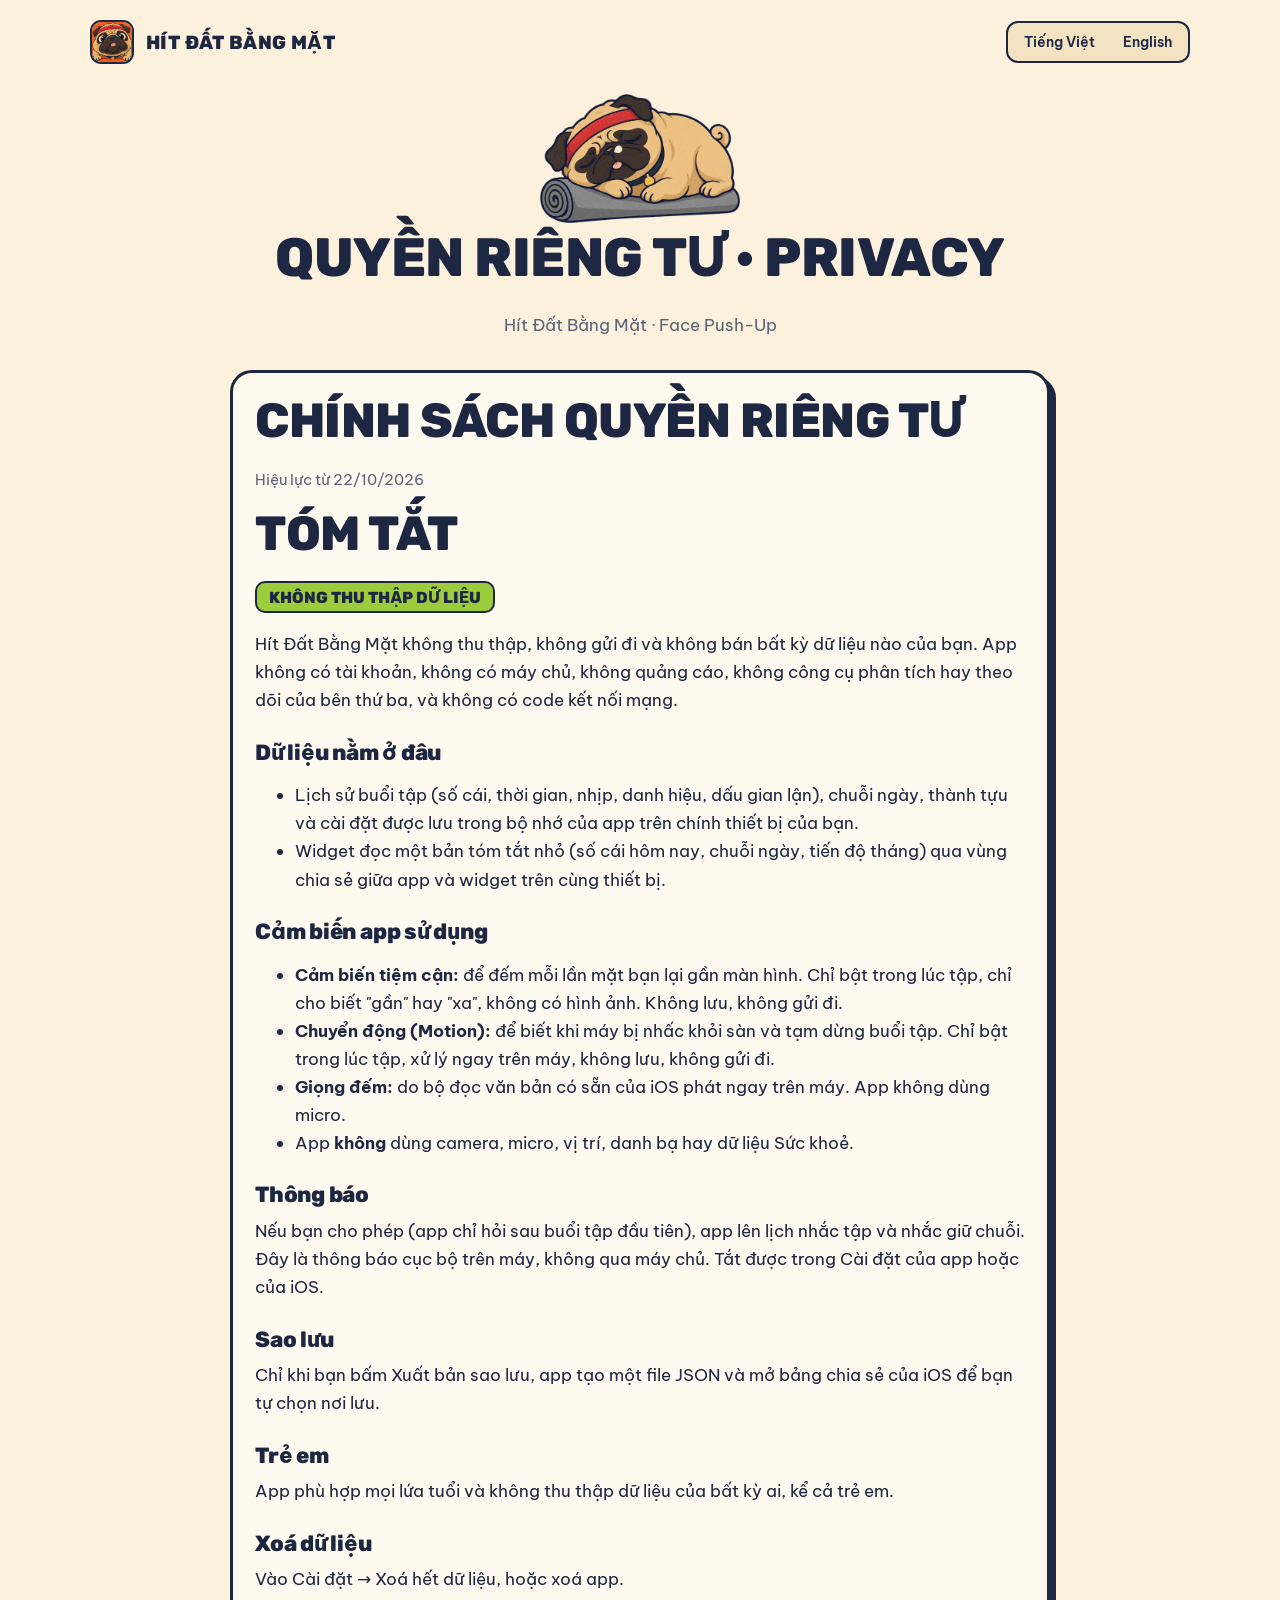
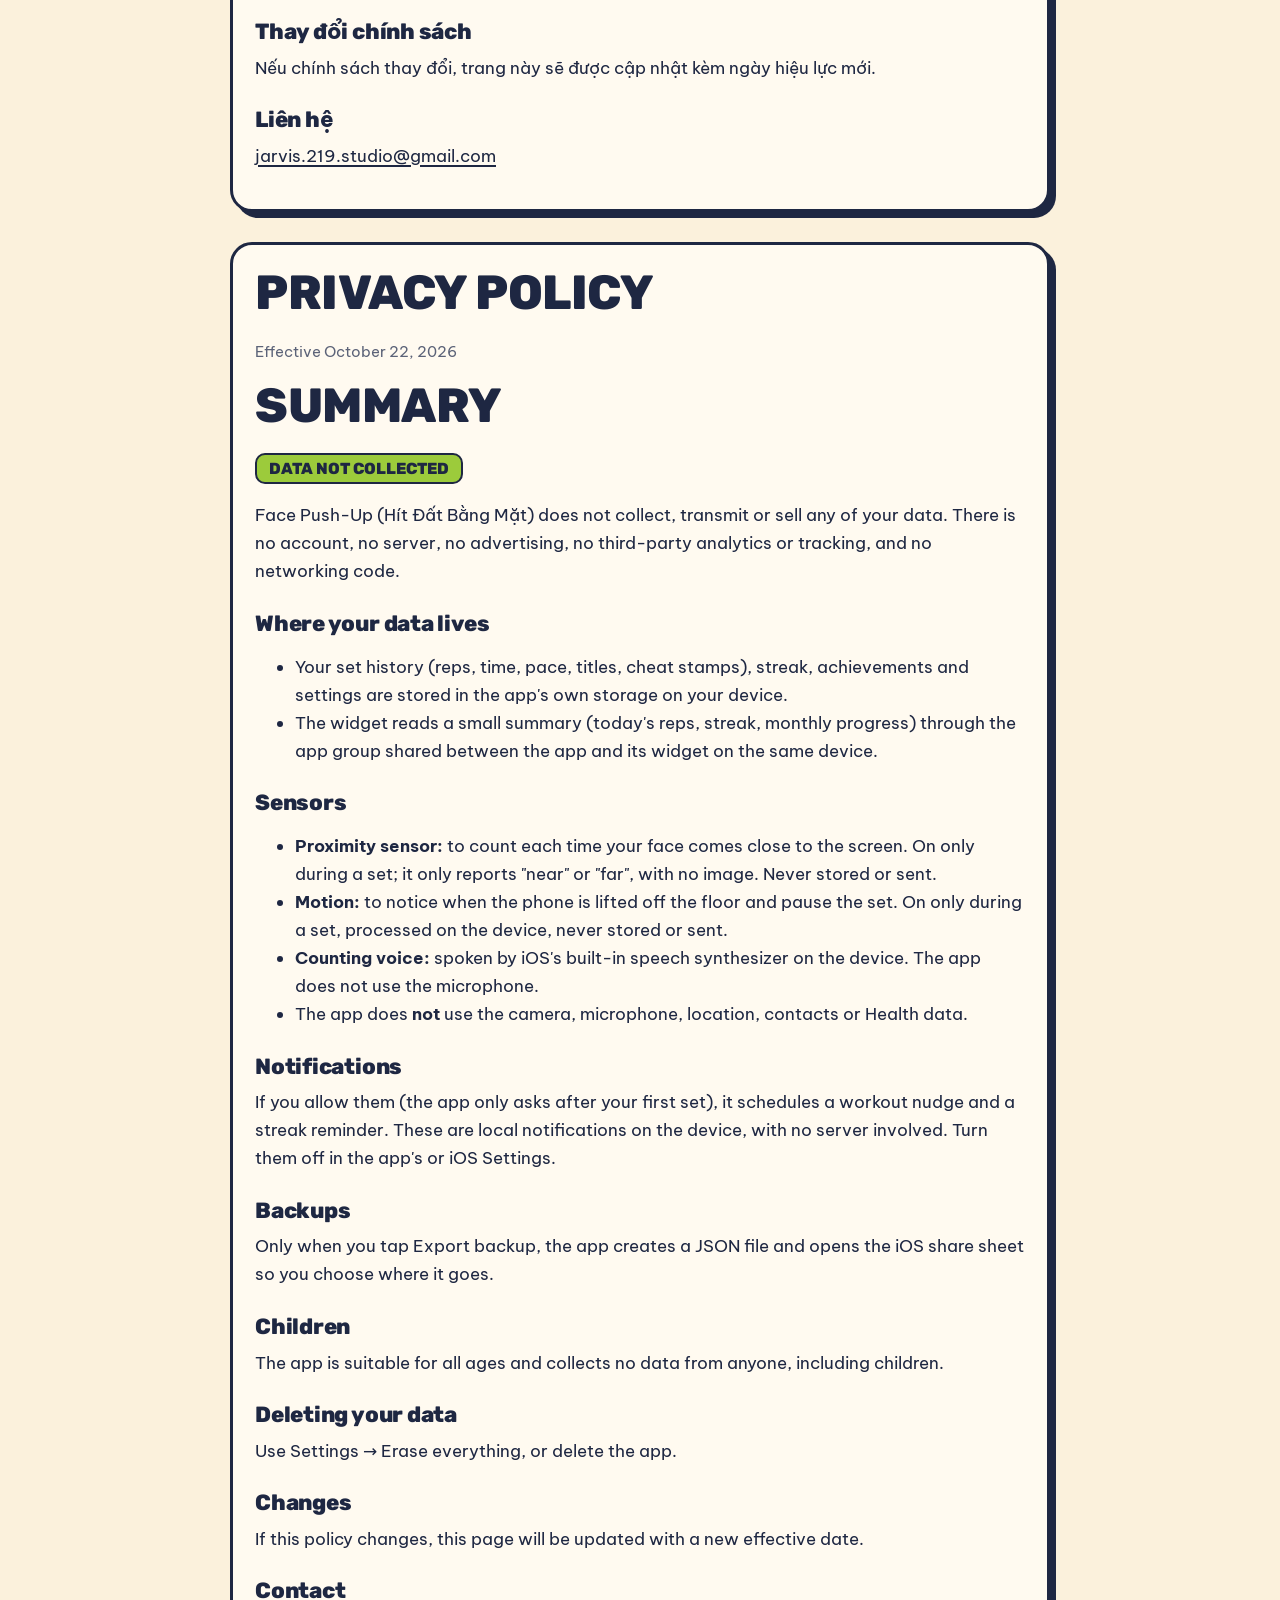
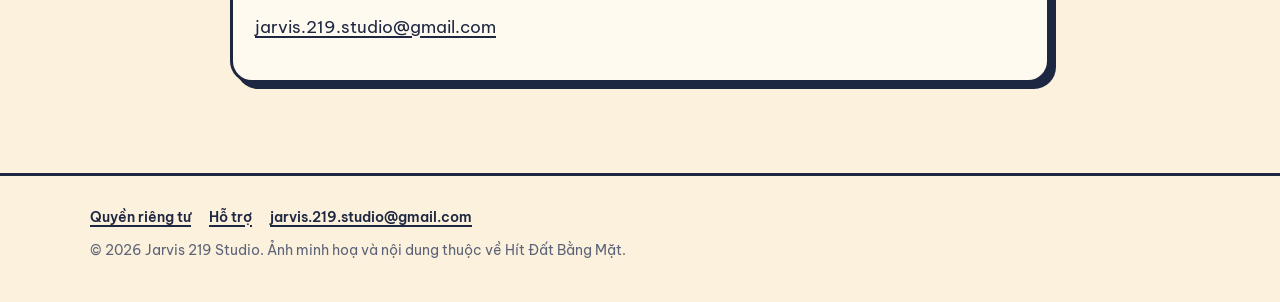
<file: privacy/index.html>
<!doctype html>
<html lang="vi">
<head>
<meta charset="utf-8">
<meta name="viewport" content="width=device-width, initial-scale=1">
<title>Chính sách quyền riêng tư · Privacy Policy — Hít Đất Bằng Mặt</title>
<meta name="description" content="Hít Đất Bằng Mặt không thu thập dữ liệu: không tài khoản, không máy chủ, không camera. · Face Push-Up collects no data.">
<link rel="canonical" href="https://jarvis219.github.io/hit-dat-bang-mat-site/privacy/">
<meta name="theme-color" content="#F2672E">
<meta property="og:type" content="website">
<meta property="og:site_name" content="Hít Đất Bằng Mặt · Face Push-Up">
<meta property="og:title" content="Chính sách quyền riêng tư · Privacy Policy — Hít Đất Bằng Mặt">
<meta property="og:description" content="Hít Đất Bằng Mặt không thu thập dữ liệu: không tài khoản, không máy chủ, không camera. · Face Push-Up collects no data.">
<meta property="og:url" content="https://jarvis219.github.io/hit-dat-bang-mat-site/privacy/">
<meta property="og:image" content="https://jarvis219.github.io/hit-dat-bang-mat-site/assets/og-vi.png">
<meta property="og:image:width" content="1200">
<meta property="og:image:height" content="630">
<meta name="twitter:card" content="summary_large_image">
<meta name="twitter:image" content="https://jarvis219.github.io/hit-dat-bang-mat-site/assets/og-vi.png">
<link rel="icon" type="image/png" sizes="32x32" href="../assets/favicon-32.png">
<link rel="apple-touch-icon" href="../assets/apple-touch-icon.png">
<link rel="preconnect" href="https://fonts.googleapis.com">
<link rel="preconnect" href="https://fonts.gstatic.com" crossorigin>
<link href="https://fonts.googleapis.com/css2?family=Be+Vietnam+Pro:wght@400;500;600;700&family=Rubik:wght@700;800;900&display=swap" rel="stylesheet">
<link rel="stylesheet" href="../assets/style.css?v=6ec8cf7a">
</head>
<body>
<div class="wrap top">
  <a class="brand" href="../"><img src="../assets/img/icon.webp" width="44" height="44" alt=""><span>Hít Đất Bằng Mặt</span></a>
  <nav class="lang-switch" aria-label="Language"><a href="#vi" hreflang="vi">Tiếng Việt</a><a href="#en" hreflang="en">English</a></nav>
</div>

<main class="wrap doc">
  <header>
    <img class="mascot" src="../assets/img/mascot_sleep.webp" alt="">
    <h1 style="font-size:clamp(34px,6vw,54px)">Quyền riêng tư · Privacy</h1>
    <p class="muted">Hít Đất Bằng Mặt · Face Push-Up</p>
  </header>
  <article class="card" id="vi" lang="vi"><h2>Chính sách quyền riêng tư</h2><p class="date">Hiệu lực từ 22/10/2026</p>
<h2>Tóm tắt</h2>
<p><span class="seal">Không thu thập dữ liệu</span></p>
<p>Hít Đất Bằng Mặt không thu thập, không gửi đi và không bán bất kỳ dữ liệu nào của bạn. App không có tài khoản, không có máy chủ, không quảng cáo, không công cụ phân tích hay theo dõi của bên thứ ba, và không có code kết nối mạng.</p>
<h3>Dữ liệu nằm ở đâu</h3>
<ul>
<li>Lịch sử buổi tập (số cái, thời gian, nhịp, danh hiệu, dấu gian lận), chuỗi ngày, thành tựu và cài đặt được lưu trong bộ nhớ của app trên chính thiết bị của bạn.</li>
<li>Widget đọc một bản tóm tắt nhỏ (số cái hôm nay, chuỗi ngày, tiến độ tháng) qua vùng chia sẻ giữa app và widget trên cùng thiết bị.</li>
</ul>
<h3>Cảm biến app sử dụng</h3>
<ul>
<li><strong>Cảm biến tiệm cận:</strong> để đếm mỗi lần mặt bạn lại gần màn hình. Chỉ bật trong lúc tập, chỉ cho biết "gần" hay "xa", không có hình ảnh. Không lưu, không gửi đi.</li>
<li><strong>Chuyển động (Motion):</strong> để biết khi máy bị nhấc khỏi sàn và tạm dừng buổi tập. Chỉ bật trong lúc tập, xử lý ngay trên máy, không lưu, không gửi đi.</li>
<li><strong>Giọng đếm:</strong> do bộ đọc văn bản có sẵn của iOS phát ngay trên máy. App không dùng micro.</li>
<li>App <strong>không</strong> dùng camera, micro, vị trí, danh bạ hay dữ liệu Sức khoẻ.</li>
</ul>
<h3>Thông báo</h3>
<p>Nếu bạn cho phép (app chỉ hỏi sau buổi tập đầu tiên), app lên lịch nhắc tập và nhắc giữ chuỗi. Đây là thông báo cục bộ trên máy, không qua máy chủ. Tắt được trong Cài đặt của app hoặc của iOS.</p>
<h3>Sao lưu</h3>
<p>Chỉ khi bạn bấm Xuất bản sao lưu, app tạo một file JSON và mở bảng chia sẻ của iOS để bạn tự chọn nơi lưu.</p>
<h3>Trẻ em</h3>
<p>App phù hợp mọi lứa tuổi và không thu thập dữ liệu của bất kỳ ai, kể cả trẻ em.</p>
<h3>Xoá dữ liệu</h3>
<p>Vào Cài đặt → Xoá hết dữ liệu, hoặc xoá app.</p>
<h3>Thay đổi chính sách</h3>
<p>Nếu chính sách thay đổi, trang này sẽ được cập nhật kèm ngày hiệu lực mới.</p>
<h3>Liên hệ</h3>
<p><a href="mailto:jarvis.219.studio@gmail.com">jarvis.219.studio@gmail.com</a></p>
</article><article class="card" id="en" lang="en"><h2>Privacy Policy</h2><p class="date">Effective October 22, 2026</p>
<h2>Summary</h2>
<p><span class="seal">Data Not Collected</span></p>
<p>Face Push-Up (Hít Đất Bằng Mặt) does not collect, transmit or sell any of your data. There is no account, no server, no advertising, no third-party analytics or tracking, and no networking code.</p>
<h3>Where your data lives</h3>
<ul>
<li>Your set history (reps, time, pace, titles, cheat stamps), streak, achievements and settings are stored in the app's own storage on your device.</li>
<li>The widget reads a small summary (today's reps, streak, monthly progress) through the app group shared between the app and its widget on the same device.</li>
</ul>
<h3>Sensors</h3>
<ul>
<li><strong>Proximity sensor:</strong> to count each time your face comes close to the screen. On only during a set; it only reports "near" or "far", with no image. Never stored or sent.</li>
<li><strong>Motion:</strong> to notice when the phone is lifted off the floor and pause the set. On only during a set, processed on the device, never stored or sent.</li>
<li><strong>Counting voice:</strong> spoken by iOS's built-in speech synthesizer on the device. The app does not use the microphone.</li>
<li>The app does <strong>not</strong> use the camera, microphone, location, contacts or Health data.</li>
</ul>
<h3>Notifications</h3>
<p>If you allow them (the app only asks after your first set), it schedules a workout nudge and a streak reminder. These are local notifications on the device, with no server involved. Turn them off in the app's or iOS Settings.</p>
<h3>Backups</h3>
<p>Only when you tap Export backup, the app creates a JSON file and opens the iOS share sheet so you choose where it goes.</p>
<h3>Children</h3>
<p>The app is suitable for all ages and collects no data from anyone, including children.</p>
<h3>Deleting your data</h3>
<p>Use Settings → Erase everything, or delete the app.</p>
<h3>Changes</h3>
<p>If this policy changes, this page will be updated with a new effective date.</p>
<h3>Contact</h3>
<p><a href="mailto:jarvis.219.studio@gmail.com">jarvis.219.studio@gmail.com</a></p>
</article>
</main>
<footer>
  <div class="wrap">
    <nav>
      <a href="../privacy/#vi">Quyền riêng tư</a>
      <a href="../support/#vi">Hỗ trợ</a>
      <a href="mailto:jarvis.219.studio@gmail.com">jarvis.219.studio@gmail.com</a>
    </nav>
    <div>© 2026 Jarvis 219 Studio. Ảnh minh hoạ và nội dung thuộc về Hít Đất Bằng Mặt.</div>
  </div>
</footer>

</body>
</html>
</file>
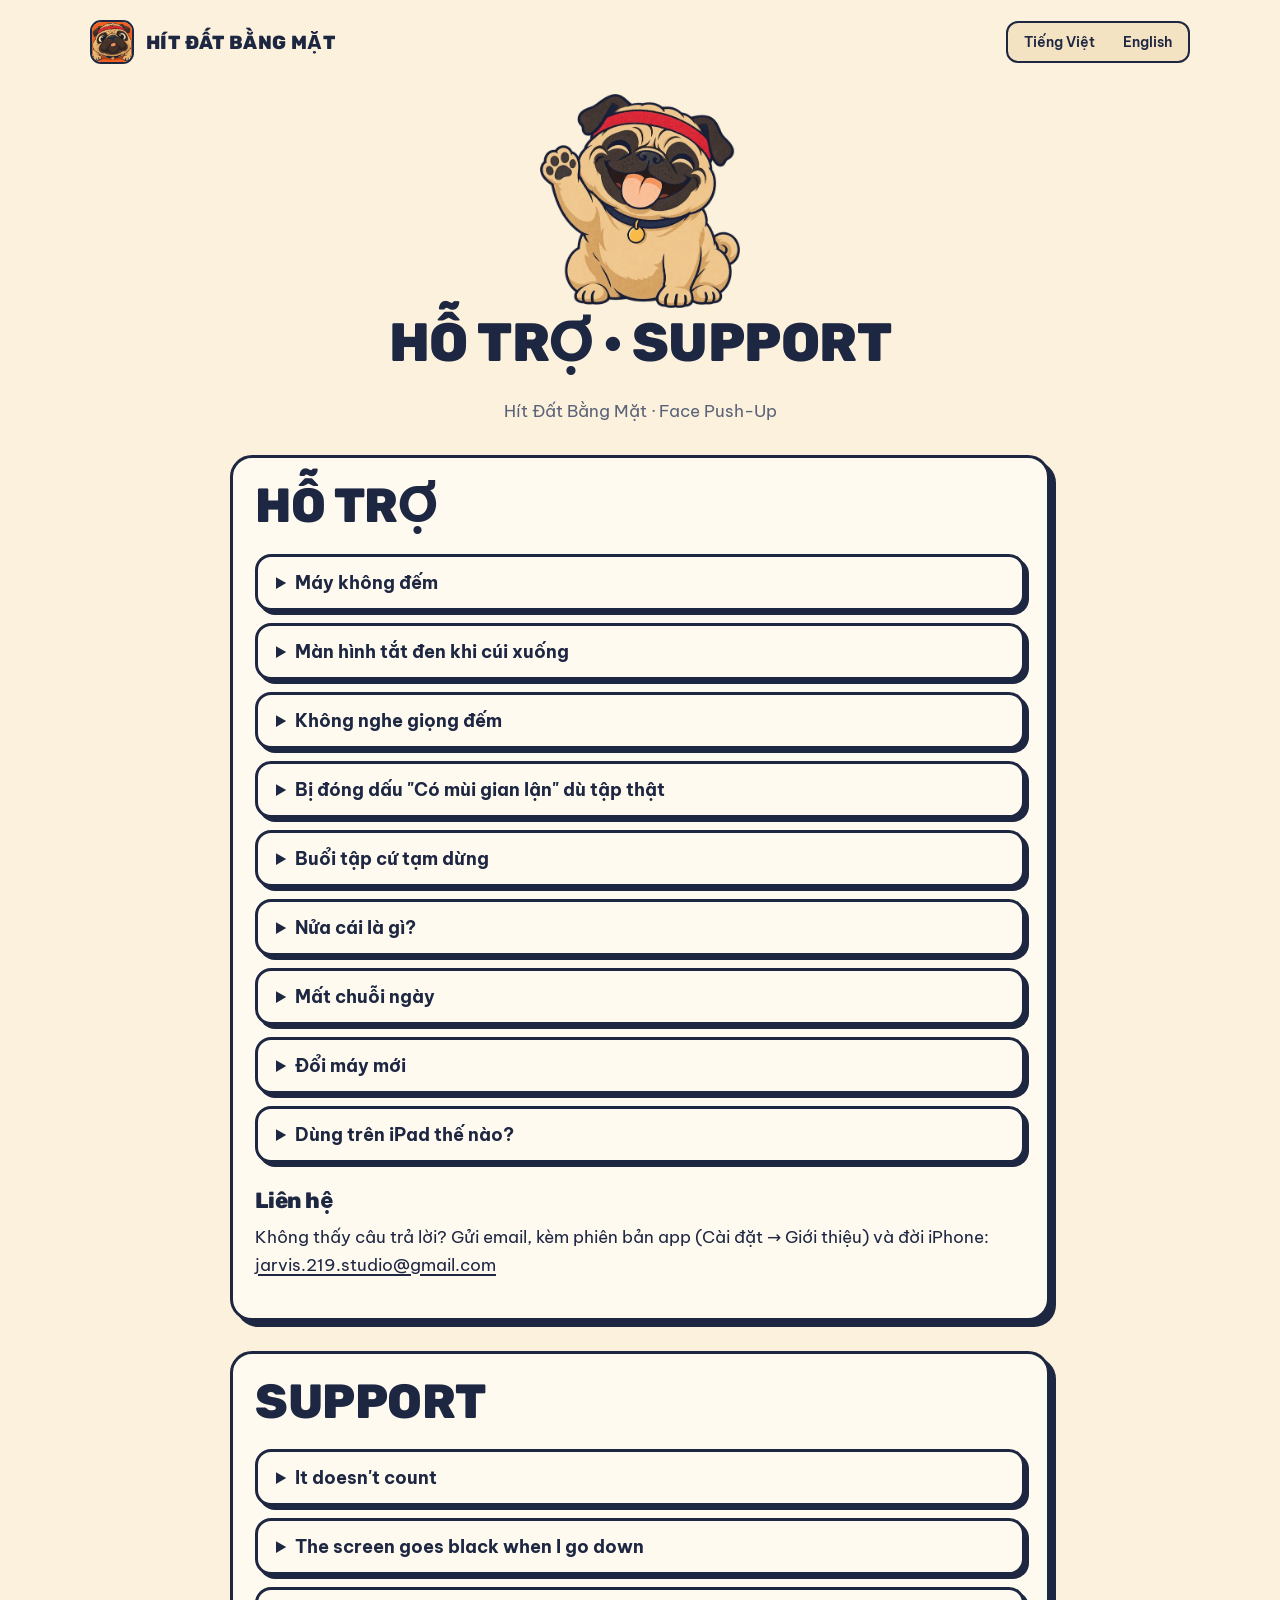
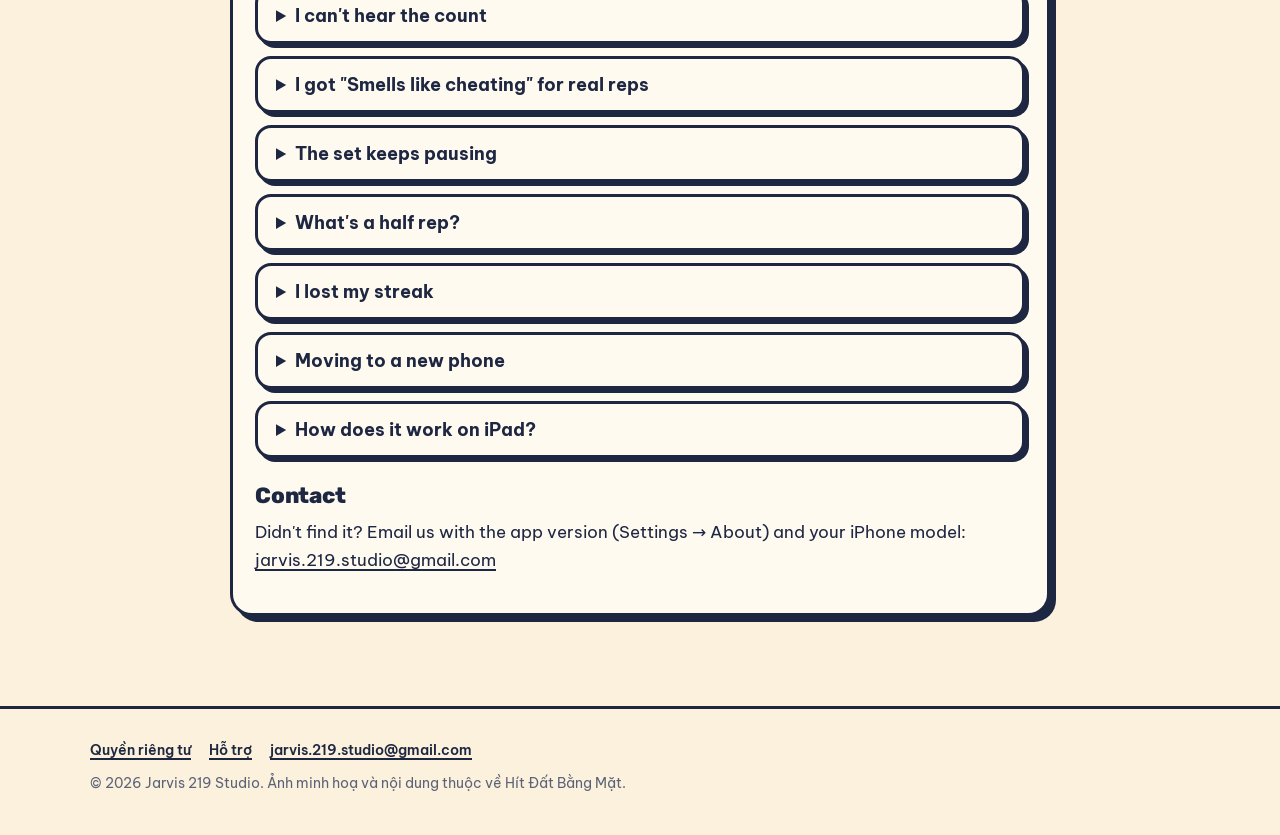
<file: support/index.html>
<!doctype html>
<html lang="vi">
<head>
<meta charset="utf-8">
<meta name="viewport" content="width=device-width, initial-scale=1">
<title>Hỗ trợ · Support — Hít Đất Bằng Mặt</title>
<meta name="description" content="Câu hỏi thường gặp và liên hệ hỗ trợ cho Hít Đất Bằng Mặt (Face Push-Up).">
<link rel="canonical" href="https://jarvis219.github.io/hit-dat-bang-mat-site/support/">
<meta name="theme-color" content="#F2672E">
<meta property="og:type" content="website">
<meta property="og:site_name" content="Hít Đất Bằng Mặt · Face Push-Up">
<meta property="og:title" content="Hỗ trợ · Support — Hít Đất Bằng Mặt">
<meta property="og:description" content="Câu hỏi thường gặp và liên hệ hỗ trợ cho Hít Đất Bằng Mặt (Face Push-Up).">
<meta property="og:url" content="https://jarvis219.github.io/hit-dat-bang-mat-site/support/">
<meta property="og:image" content="https://jarvis219.github.io/hit-dat-bang-mat-site/assets/og-vi.png">
<meta property="og:image:width" content="1200">
<meta property="og:image:height" content="630">
<meta name="twitter:card" content="summary_large_image">
<meta name="twitter:image" content="https://jarvis219.github.io/hit-dat-bang-mat-site/assets/og-vi.png">
<link rel="icon" type="image/png" sizes="32x32" href="../assets/favicon-32.png">
<link rel="apple-touch-icon" href="../assets/apple-touch-icon.png">
<link rel="preconnect" href="https://fonts.googleapis.com">
<link rel="preconnect" href="https://fonts.gstatic.com" crossorigin>
<link href="https://fonts.googleapis.com/css2?family=Be+Vietnam+Pro:wght@400;500;600;700&family=Rubik:wght@700;800;900&display=swap" rel="stylesheet">
<link rel="stylesheet" href="../assets/style.css?v=6ec8cf7a">
</head>
<body>
<div class="wrap top">
  <a class="brand" href="../"><img src="../assets/img/icon.webp" width="44" height="44" alt=""><span>Hít Đất Bằng Mặt</span></a>
  <nav class="lang-switch" aria-label="Language"><a href="#vi" hreflang="vi">Tiếng Việt</a><a href="#en" hreflang="en">English</a></nav>
</div>

<main class="wrap doc">
  <header>
    <img class="mascot" src="../assets/img/mascot_wave.webp" alt="">
    <h1 style="font-size:clamp(34px,6vw,54px)">Hỗ trợ · Support</h1>
    <p class="muted">Hít Đất Bằng Mặt · Face Push-Up</p>
  </header>
  <article class="card" id="vi" lang="vi"><h2>Hỗ trợ</h2><details><summary>Máy không đếm</summary><p>Cảm biến tiệm cận nằm ở cạnh trên màn hình, cạnh loa thoại. Ốp lưng dày hoặc một số miếng dán màn hình có thể che mất, thử tháo ốp. Vào Cài đặt → Thử lại cảm biến để kiểm tra: chấm tròn xanh là máy đã nhận.</p></details><details><summary>Màn hình tắt đen khi cúi xuống</summary><p>Bình thường. iOS tự tắt màn hình khi có vật lại gần cảm biến, giống lúc bạn nghe điện thoại. Vì vậy Bẹp đếm thành tiếng và rung mỗi cái.</p></details><details><summary>Không nghe giọng đếm</summary><p>Kiểm tra Cài đặt → Đếm bằng giọng và âm lượng. Giọng phát cả khi gạt im lặng. Nếu máy chưa có giọng tiếng Việt: Cài đặt iOS → Trợ năng → Nội dung đọc → Giọng nói → Tiếng Việt, rồi tải một giọng.</p></details><details><summary>Bị đóng dấu &quot;Có mùi gian lận&quot; dù tập thật</summary><p>Dấu chỉ hiện khi ba lần liên tiếp nhanh hơn 2 cái một giây. Mỗi cái hãy cúi xuống hẳn và ngẩng lên hẳn. Buổi bị dấu vẫn tính cho ngày và chuỗi.</p></details><details><summary>Buổi tập cứ tạm dừng</summary><p>Gia tốc kế nghĩ máy bị nhấc. Đặt máy trên sàn cứng, đừng tập trên giường hay đệm mềm, và đừng chạm vào máy khi đang tập.</p></details><details><summary>Nửa cái là gì?</summary><p>Mặt chỉ lướt qua cảm biến dưới 0,15 giây thì không tính. Giữ mặt sát một nhịp rồi mới ngẩng lên.</p></details><details><summary>Mất chuỗi ngày</summary><p>Chuỗi tính theo ngày đủ mục tiêu. Hạ mục tiêu ngày trong Cài đặt nếu bạn hay lỡ. Mất chuỗi không bị phạt gì.</p></details><details><summary>Đổi máy mới</summary><p>Cài đặt → Xuất bản sao lưu trên máy cũ, gửi file sang máy mới rồi Nhập bản sao lưu. File có chữ ký chống sửa, hãy dùng đúng file gốc.</p></details><details><summary>Dùng trên iPad thế nào?</summary><p>iPad không có cảm biến tiệm cận nên đếm bằng màn hình: đặt iPad nằm ngửa trên sàn, mũi chạm màn hình rồi nhấc lên là một cái. Lúc mũi đang chạm, nền chuyển xanh. Nút Xong vẫn giữ 1 giây như iPhone.</p></details><h3>Liên hệ</h3><p>Không thấy câu trả lời? Gửi email, kèm phiên bản app (Cài đặt → Giới thiệu) và đời iPhone: <a href="mailto:jarvis.219.studio@gmail.com?subject=H%C3%ADt%20%C4%90%E1%BA%A5t">jarvis.219.studio@gmail.com</a></p></article><article class="card" id="en" lang="en"><h2>Support</h2><details><summary>It doesn&#x27;t count</summary><p>The proximity sensor sits at the top edge of the screen, next to the earpiece. Thick cases and some screen protectors cover it; try without the case. Settings → Test the sensor checks it: the dot turns green when the phone sees you.</p></details><details><summary>The screen goes black when I go down</summary><p>That&#x27;s normal. iOS turns the screen off when something is close to the sensor, as during a phone call. That&#x27;s why Bep counts out loud and buzzes for every rep.</p></details><details><summary>I can&#x27;t hear the count</summary><p>Check Settings → Count out loud and the volume. The voice plays even with the silent switch on. No Vietnamese voice? iOS Settings → Accessibility → Spoken Content → Voices, and download one.</p></details><details><summary>I got &quot;Smells like cheating&quot; for real reps</summary><p>The stamp only appears after three runs faster than two reps a second. Go all the way down and all the way up each time. A stamped set still counts for the day and the streak.</p></details><details><summary>The set keeps pausing</summary><p>The accelerometer thinks the phone was lifted. Put it on a hard floor, not a bed or soft mat, and don&#x27;t touch it during the set.</p></details><details><summary>What&#x27;s a half rep?</summary><p>A face that only brushes the sensor for under 0.15 seconds doesn&#x27;t count. Hold close for a beat, then come up.</p></details><details><summary>I lost my streak</summary><p>A streak counts days you reach the goal. Lower the daily goal in Settings if you miss it often. Losing a streak costs nothing.</p></details><details><summary>Moving to a new phone</summary><p>Settings → Export backup on the old phone, send the file over and Import backup. Backups are signed; use the original file.</p></details><details><summary>How does it work on iPad?</summary><p>iPads have no proximity sensor, so the screen counts: lay the iPad face up on the floor, touch the screen with your nose and come back up. The screen turns green while your nose is on it. Hold Done for one second, as on iPhone.</p></details><h3>Contact</h3><p>Didn't find it? Email us with the app version (Settings → About) and your iPhone model: <a href="mailto:jarvis.219.studio@gmail.com?subject=H%C3%ADt%20%C4%90%E1%BA%A5t">jarvis.219.studio@gmail.com</a></p></article>
</main>
<footer>
  <div class="wrap">
    <nav>
      <a href="../privacy/#vi">Quyền riêng tư</a>
      <a href="../support/#vi">Hỗ trợ</a>
      <a href="mailto:jarvis.219.studio@gmail.com">jarvis.219.studio@gmail.com</a>
    </nav>
    <div>© 2026 Jarvis 219 Studio. Ảnh minh hoạ và nội dung thuộc về Hít Đất Bằng Mặt.</div>
  </div>
</footer>

</body>
</html>
</file>
<file: assets/style.css>
/* Hít Đất Bằng Mặt — "Gym bình dân": a retro screen-printed sports poster.
   Cream paper, burnt orange, navy ink, whistle yellow, lime. Chunky navy borders, hard offset shadows. */
:root {
  --cream: #FBF1DC;
  --cream-deep: #F3E3C3;
  --surface: #FFFAF0;
  --navy: #1E2742;
  --muted: #5C6378;
  --orange: #F2672E;
  --orange-soft: #FFD9C4;
  --yellow: #F5C542;
  --yellow-soft: #FCEBB5;
  --lime: #9CCB3B;
  --lime-soft: #E8F3C8;
  --red: #D7263D;
  --rubber: #8E8E8E;
  --display: "Rubik", "Be Vietnam Pro", system-ui, sans-serif;
  --sans: "Be Vietnam Pro", system-ui, -apple-system, sans-serif;
  --radius: 22px;
  --border: 3px solid var(--navy);
  --shadow: 6px 6px 0 var(--navy);
}

* { box-sizing: border-box; }
html { scroll-behavior: smooth; }
body {
  margin: 0;
  background: var(--cream);
  color: var(--navy);
  font: 400 17px/1.65 var(--sans);
  -webkit-font-smoothing: antialiased;
}
img { max-width: 100%; height: auto; display: block; }
a { color: var(--navy); text-decoration-thickness: 2px; text-underline-offset: 3px; }
a:hover { color: var(--orange); }
h1, h2, h3 { font-family: var(--display); font-weight: 800; line-height: 1.08; margin: 0 0 .45em; letter-spacing: -.01em; }
h1 { font-size: clamp(48px, 9vw, 96px); text-transform: uppercase; }
h2 { font-size: clamp(30px, 5vw, 48px); text-transform: uppercase; }
h3 { font-size: 22px; }
p { margin: 0 0 1em; }
.wrap { width: min(1100px, 100% - 40px); margin-inline: auto; }
.muted { color: var(--muted); }
.eyebrow { display: inline-block; font: 700 13px/1 var(--display); letter-spacing: .16em; text-transform: uppercase;
  background: var(--navy); color: var(--cream); padding: 8px 12px; border-radius: 8px; margin-bottom: 18px; }
.card { background: var(--surface); border: var(--border); border-radius: var(--radius); box-shadow: var(--shadow); padding: 22px; }

/* Top bar */
.top { display: flex; align-items: center; justify-content: space-between; gap: 12px; padding: 20px 0; }
.brand { display: flex; align-items: center; gap: 12px; text-decoration: none; color: var(--navy); font: 800 19px var(--display); text-transform: uppercase; letter-spacing: .02em; }
.brand img { width: 44px; height: 44px; border-radius: 11px; border: 2px solid var(--navy); }
.lang-switch { display: flex; gap: 4px; background: var(--cream-deep); padding: 4px; border-radius: 12px; border: 2px solid var(--navy); }
.lang-switch a { padding: 6px 12px; border-radius: 8px; text-decoration: none; color: var(--navy); font: 600 14px var(--sans); }
.lang-switch a[aria-current="true"] { background: var(--navy); color: var(--cream); }

/* Hero */
.hero-band { background: var(--orange) url("img/bg_gym.webp") center / cover; position: relative; border-block: var(--border); overflow: hidden; }
.hero-band::before { content: ""; position: absolute; inset: 0; background:
  repeating-conic-gradient(from 0deg at 72% 55%, rgba(255,250,240,.22) 0 7.5deg, transparent 7.5deg 15deg), rgba(242,103,46,.86); }
.hero > *, .grid3 > *, .grid2 > * { min-width: 0; }
.hero { position: relative; display: grid; grid-template-columns: minmax(0, 1.05fr) minmax(0, .95fr); gap: 36px; align-items: center; padding: 56px 0 64px; }
.hero h1 { color: var(--cream); text-shadow: 5px 5px 0 var(--navy); }
.hero .tagline { font-size: 21px; font-weight: 500; color: var(--navy); max-width: 30ch; }
.cta { display: flex; flex-wrap: wrap; gap: 14px; margin-top: 26px; }
.btn { display: inline-flex; align-items: center; gap: 10px; padding: 14px 22px; border-radius: 16px; font: 700 17px var(--sans);
  text-decoration: none; border: var(--border); box-shadow: 4px 4px 0 var(--navy); transition: transform .08s, box-shadow .08s; }
.btn:active { transform: translate(3px, 3px); box-shadow: 1px 1px 0 var(--navy); }
.btn.primary { background: var(--navy); color: var(--cream); }
.btn.primary small { display: block; font: 500 12px var(--sans); opacity: .75; }
.btn.ghost { background: var(--yellow); color: var(--navy); }
.btn.ghost:hover { color: var(--navy); background: #f8d25e; }
.pills { display: flex; flex-wrap: wrap; gap: 8px; margin-top: 22px; }
.pill { background: var(--cream); border: 2px solid var(--navy); border-radius: 999px; padding: 4px 12px; font: 600 14px var(--sans); }

/* The tappable nose */
.stage { position: relative; display: grid; justify-items: center; gap: 12px; text-align: center; user-select: none; -webkit-user-select: none; }
.stage .counter { background: var(--surface); border: var(--border); border-radius: 26px; box-shadow: var(--shadow); padding: 14px 28px 18px; min-width: 260px; }
.stage .counter b { display: block; font: 900 clamp(72px, 12vw, 120px)/1 var(--display); font-variant-numeric: tabular-nums; }
.stage .title { font: 800 18px var(--display); letter-spacing: .12em; text-transform: uppercase; color: var(--orange); min-height: 1.4em; }
.stage .pug { width: min(300px, 80%); transition: transform .12s; }
.stage.down .pug { transform: translateY(14px) scaleY(.9); }
.stage .nose { width: 112px; height: 112px; border-radius: 50%; border: var(--border); box-shadow: var(--shadow); background: var(--navy);
  color: var(--cream); font: 800 22px var(--display); cursor: pointer; touch-action: none; transition: transform .06s, box-shadow .06s, background .06s; }
.stage.down .nose { transform: translate(4px, 4px); box-shadow: 2px 2px 0 var(--navy); background: var(--lime); color: var(--navy); }
.stage .hint { font: 600 14px var(--sans); color: var(--navy); }
.stage .quip { position: absolute; top: 4px; left: 50%; transform: translateX(-50%); white-space: nowrap; background: var(--yellow);
  border: 2px solid var(--navy); border-radius: 12px; padding: 4px 12px; font: 700 15px var(--sans); opacity: 0; transition: opacity .2s; pointer-events: none; }
.stage .quip.show { opacity: 1; }
.stage .quip.bad { background: var(--red); color: var(--cream); }

/* Sections */
section { padding: 64px 0; }
section.alt { background: var(--cream-deep); border-block: var(--border); }
.grid3 { display: grid; grid-template-columns: repeat(3, minmax(0, 1fr)); gap: 24px; margin-top: 26px; }
.grid2 { display: grid; grid-template-columns: repeat(2, minmax(0, 1fr)); gap: 22px; margin-top: 26px; }
.step img { height: 150px; width: auto; margin: 0 auto 12px; object-fit: contain; }
.step .n { font: 900 46px/1 var(--display); color: var(--orange); -webkit-text-stroke: 2px var(--navy); margin-bottom: 6px; }
.feature { display: flex; gap: 16px; align-items: flex-start; }
.feature img { width: 84px; height: 84px; object-fit: contain; flex: none; }
.feature h3 { margin-bottom: .25em; }
.feature p { margin: 0; color: var(--muted); }

/* Titles ladder */
.ladder { display: grid; grid-template-columns: repeat(7, minmax(0, 1fr)); gap: 10px; margin-top: 26px; }
.ladder div { background: var(--surface); border: var(--border); border-radius: 16px; padding: 14px 8px; text-align: center; box-shadow: 4px 4px 0 var(--navy); }
.ladder b { display: block; font: 900 26px/1 var(--display); color: var(--orange); }
.ladder span { display: block; font: 700 14px/1.3 var(--sans); margin-top: 8px; }
.ladder div:last-child { background: var(--yellow); }

/* Stamp */
.stamp { display: inline-block; font: 800 20px var(--display); letter-spacing: .06em; text-transform: uppercase; color: var(--red);
  border: 4px solid var(--red); border-radius: 10px; padding: 4px 14px; transform: rotate(-8deg); background: var(--surface); }
.cheat { display: grid; grid-template-columns: minmax(0, .8fr) minmax(0, 1.2fr); gap: 32px; align-items: center; }
.cheat img { max-width: 320px; margin: 0 auto; }

/* Voices */
.voices { display: grid; grid-template-columns: repeat(5, minmax(0, 1fr)); gap: 16px; margin-top: 26px; }
.voices figure { margin: 0; text-align: center; }
.voices img { width: 120px; margin: 0 auto 10px; }
.voices figcaption b { display: block; font: 800 18px var(--display); }
.voices figcaption span { font-size: 14px; color: var(--muted); }

/* Shots, cards, widgets */
.shots { display: grid; grid-template-columns: repeat(3, minmax(0, 1fr)); gap: 22px; margin-top: 26px; }
.shots img { border: var(--border); border-radius: 30px; box-shadow: var(--shadow); background: var(--surface); }
.shots.cards { grid-template-columns: repeat(4, minmax(0, 1fr)); }
.shots.cards img { border-radius: 18px; }
.widgets { display: flex; flex-wrap: wrap; gap: 22px; align-items: flex-start; margin-top: 26px; }
.widgets img { border: var(--border); border-radius: 26px; box-shadow: var(--shadow); }
.widgets .w-small { width: 200px; }
.widgets .w-medium { width: 420px; max-width: 100%; }

/* Promise */
.promise { background: var(--navy); color: var(--cream); text-align: center; }
.promise h2 { color: var(--yellow); }
.promise .muted { color: #c8cde0; }
.promise ul { list-style: none; padding: 0; margin: 26px auto 0; display: flex; flex-wrap: wrap; justify-content: center; gap: 10px; max-width: 820px; }
.promise li { border: 2px solid var(--cream); border-radius: 999px; padding: 8px 16px; font-weight: 600; }
.promise li::before { content: "✓ "; color: var(--lime); font-weight: 800; }

/* FAQ / docs */
details { background: var(--surface); border: var(--border); border-radius: 16px; padding: 14px 18px; margin-bottom: 12px; box-shadow: 4px 4px 0 var(--navy); }
summary { cursor: pointer; font: 700 18px var(--sans); }
details p { margin: 10px 0 0; color: var(--muted); }
.doc { padding: 10px 0 60px; max-width: 820px; }
.doc header { text-align: center; margin-bottom: 30px; }
.doc .mascot { width: 200px; margin: 0 auto 6px; }
.doc article { margin-bottom: 30px; }
.doc article h3 { margin-top: 1.2em; }
.doc .date { color: var(--muted); font-size: 15px; }
.seal { display: inline-block; background: var(--lime); border: 2px solid var(--navy); border-radius: 10px; padding: 4px 12px; font: 800 16px var(--display); text-transform: uppercase; }

/* Footer */
footer { border-top: var(--border); padding: 30px 0 40px; font-size: 14px; color: var(--muted); }
footer nav { display: flex; flex-wrap: wrap; gap: 18px; margin-bottom: 10px; }
footer a { font-weight: 600; }

@media (max-width: 860px) {
  .hero, .cheat { grid-template-columns: 1fr; }
  .hero { padding: 36px 0 48px; }
  .grid3, .grid2 { grid-template-columns: 1fr; }
  .ladder { grid-template-columns: repeat(4, minmax(0, 1fr)); }
  .voices { grid-template-columns: repeat(3, minmax(0, 1fr)); }
  .shots { grid-template-columns: repeat(2, minmax(0, 1fr)); }
  .shots.cards { grid-template-columns: repeat(2, minmax(0, 1fr)); }
}
@media (max-width: 480px) {
  .top .brand span { display: none; }
  .ladder { grid-template-columns: repeat(2, minmax(0, 1fr)); }
  .voices { grid-template-columns: repeat(2, minmax(0, 1fr)); }
  .shots { grid-template-columns: 1fr; }
  .widgets .w-small { width: calc(50% - 11px); }
}
@media (prefers-reduced-motion: reduce) {
  * { transition: none !important; scroll-behavior: auto !important; }
}
</file>
